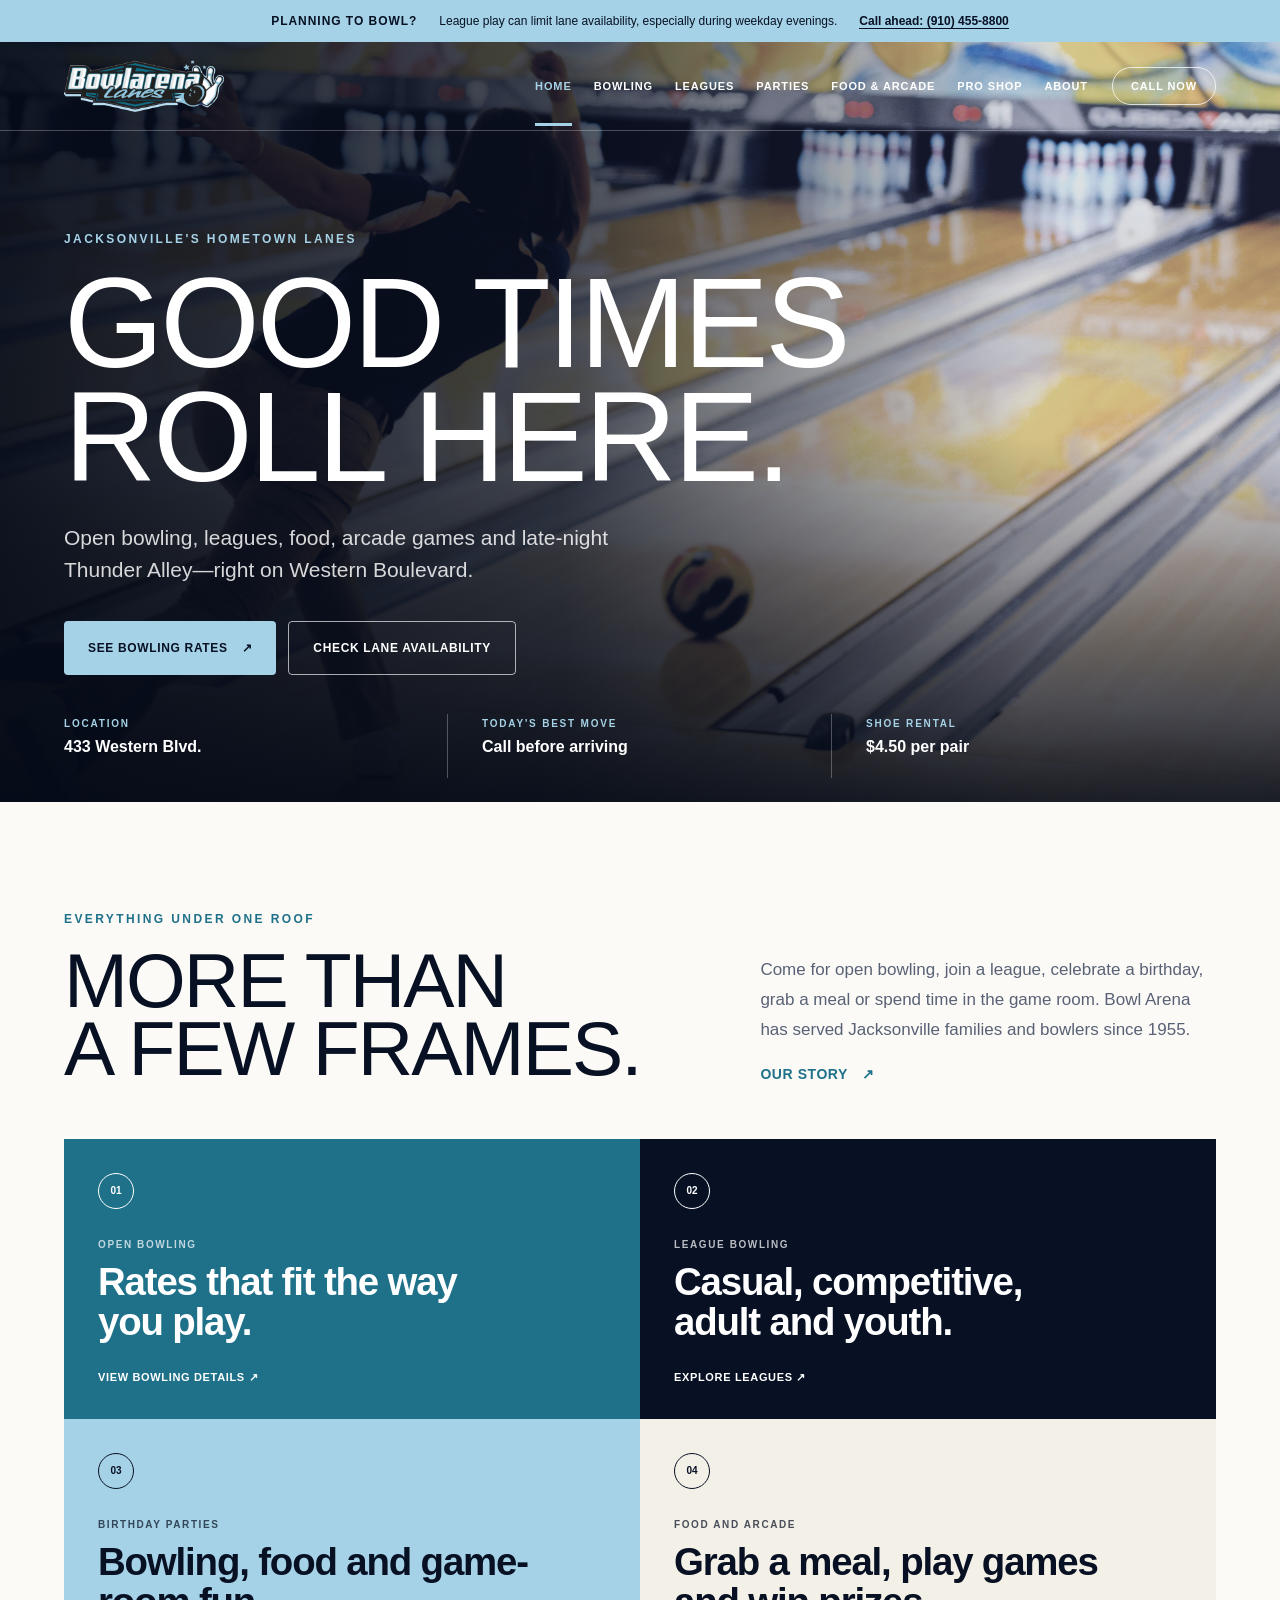
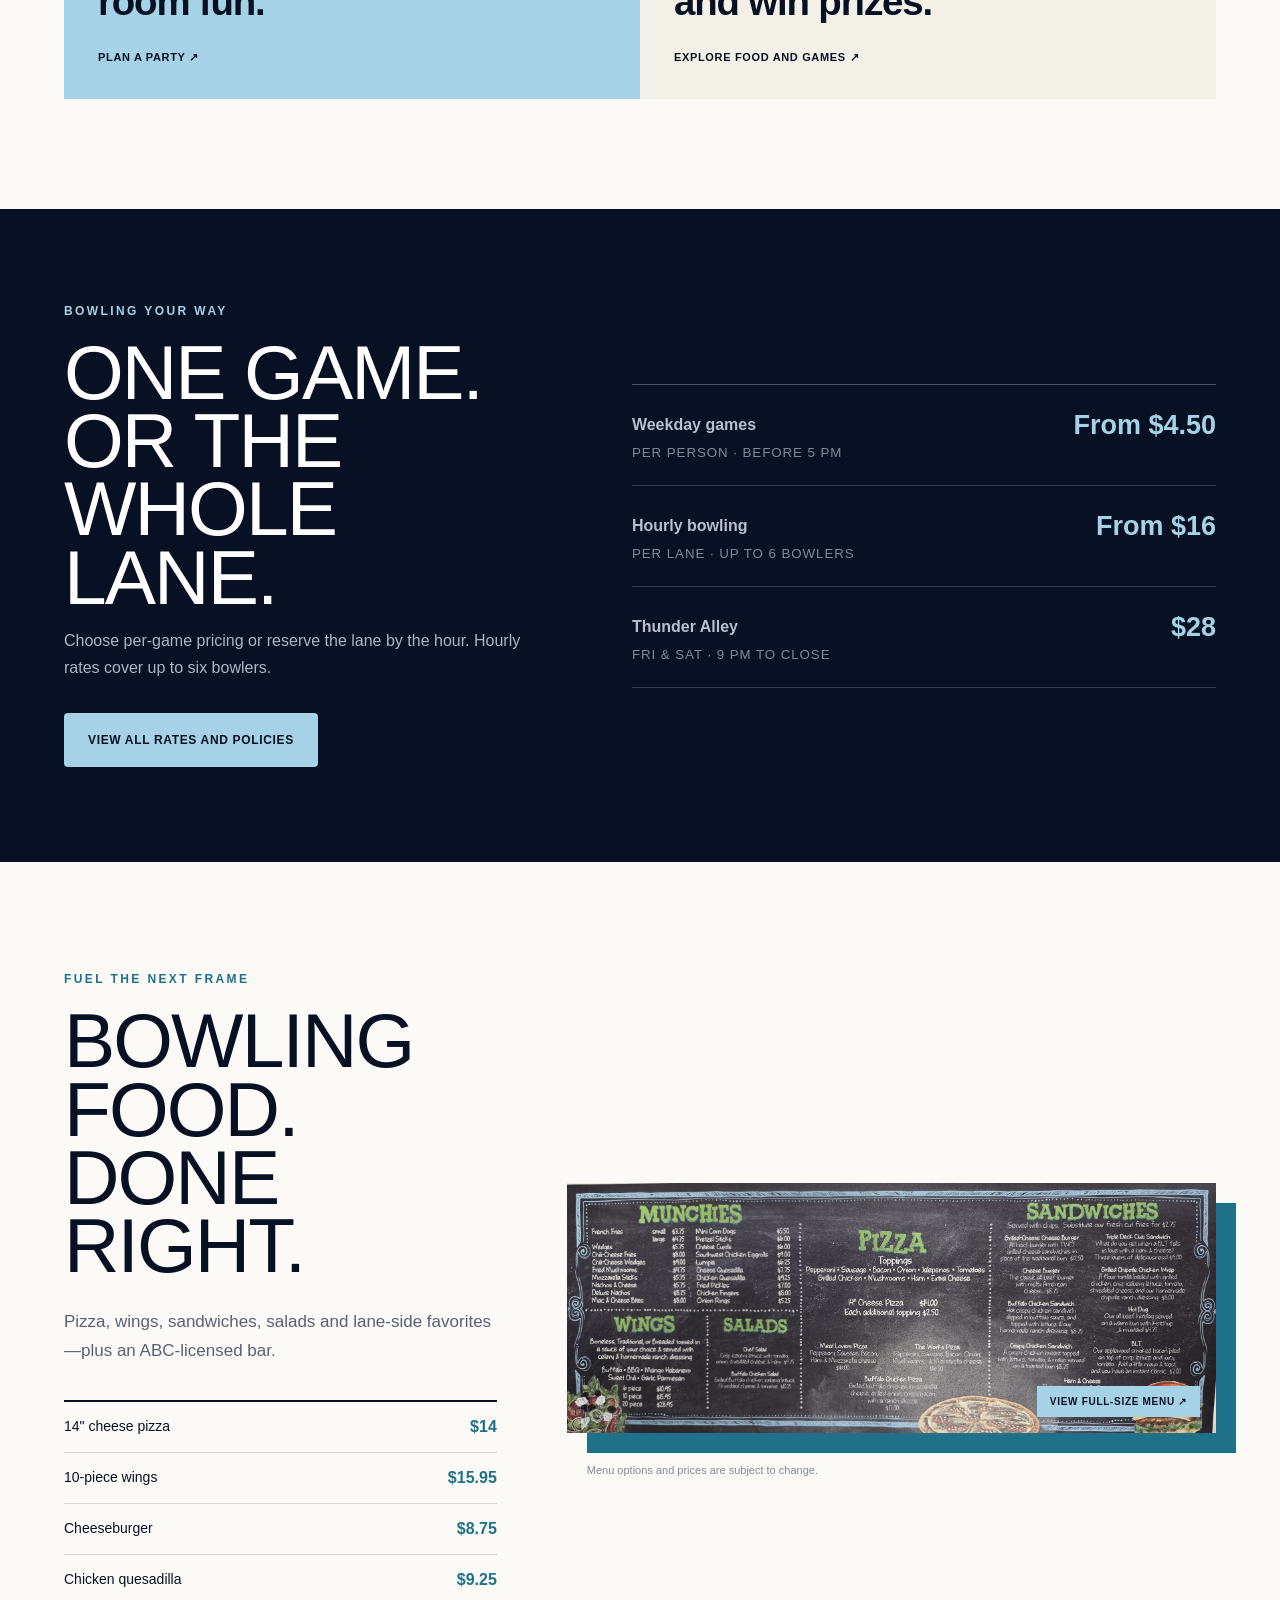
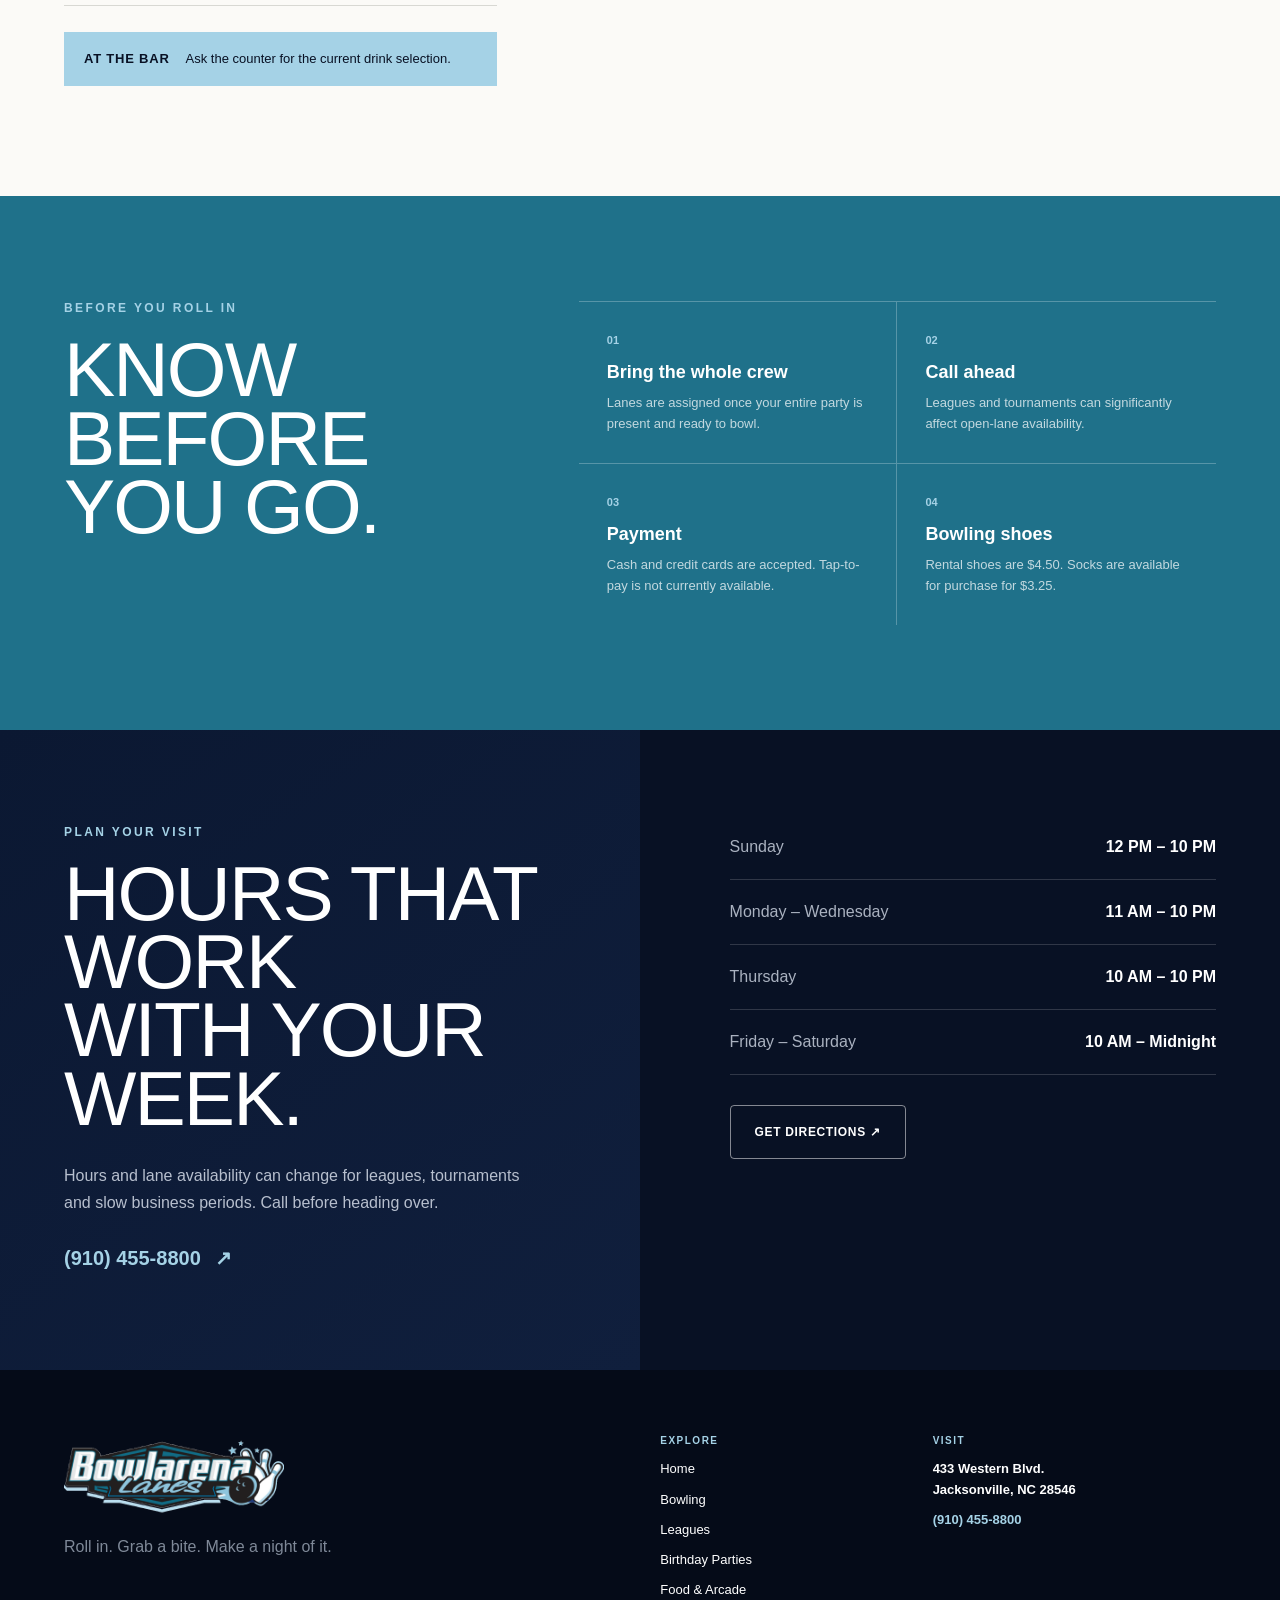
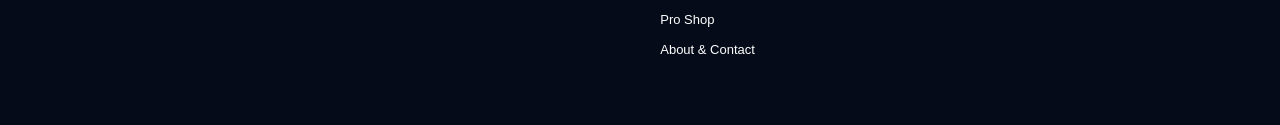
<file: index.html>
<!doctype html>
<html lang="en">
  <head>
    <meta charset="UTF-8" />
    <meta name="viewport" content="width=device-width, initial-scale=1" />
    <meta name="description" content="Open bowling, leagues, food, arcade games, parties and family fun at Bowl Arena of Jacksonville." />
    <meta property="og:title" content="Bowl Arena of Jacksonville" />
    <meta property="og:description" content="Good times roll here. Check bowling rates, hours, food and lane information." />
    <meta property="og:type" content="website" />
    <title>Bowl Arena of Jacksonville | Bowling, Food & Family Fun</title>
    <link rel="icon" href="assets/favicon.png" />
    <link rel="stylesheet" href="styles.css" />
  </head>
  <body>
    <div class="notice-bar">
      <strong>Planning to bowl?</strong>
      <span>League play can limit lane availability, especially during weekday evenings.</span>
      <a href="tel:+19104558800">Call ahead: (910) 455-8800</a>
    </div>

    <header class="site-header">
      <div class="header-inner">
        <a class="brand" href="index.html" aria-label="Bowl Arena of Jacksonville home"><img src="assets/bowl-arena-logo.png" alt="Bowl Arena of Jacksonville" /></a>
        <nav class="desktop-nav" aria-label="Primary navigation">
          <a aria-current="page" href="index.html">Home</a>
          <a href="bowling.html">Bowling</a>
          <a href="leagues.html">Leagues</a>
          <a href="parties.html">Parties</a>
          <a href="food-arcade.html">Food &amp; Arcade</a>
          <a href="pro-shop.html">Pro Shop</a>
          <a href="about.html">About</a>
        </nav>
        <a class="nav-call" href="tel:+19104558800">Call now</a>
        <details class="mobile-menu">
          <summary aria-label="Open navigation">☰ Menu</summary>
          <nav aria-label="Mobile navigation">
            <a aria-current="page" href="index.html">Home</a>
            <a href="bowling.html">Bowling</a>
            <a href="leagues.html">Leagues</a>
            <a href="parties.html">Birthday Parties</a>
            <a href="food-arcade.html">Food &amp; Arcade</a>
            <a href="pro-shop.html">Pro Shop</a>
            <a href="about.html">About &amp; Contact</a>
            <a class="mobile-menu-call" href="tel:+19104558800">Call (910) 455-8800</a>
          </nav>
        </details>
      </div>
    </header>

    <main>
      <section class="hero" id="top">
        <div class="hero-photo" aria-hidden="true"></div>
        <div class="hero-shade" aria-hidden="true"></div>
        <div class="hero-content wrap">
          <p class="eyebrow">Jacksonville's hometown lanes</p>
          <h1>Good times<br />roll here.</h1>
          <p class="hero-copy">Open bowling, leagues, food, arcade games and late-night Thunder Alley—right on Western Boulevard.</p>
          <div class="hero-actions">
            <a class="button button-primary" href="bowling.html">See bowling rates <span aria-hidden="true">↗</span></a>
            <a class="button button-ghost" href="tel:+19104558800">Check lane availability</a>
          </div>
        </div>
        <div class="quick-facts wrap" aria-label="Quick information">
          <div><span>Location</span><strong>433 Western Blvd.</strong></div>
          <div><span>Today's best move</span><strong>Call before arriving</strong></div>
          <div><span>Shoe rental</span><strong>$4.50 per pair</strong></div>
        </div>
      </section>

      <section class="section intro-section">
        <div class="wrap split-heading">
          <div>
            <p class="eyebrow dark">Everything under one roof</p>
            <h2>More than<br />a few frames.</h2>
          </div>
          <div class="intro-copy">
            <p>Come for open bowling, join a league, celebrate a birthday, grab a meal or spend time in the game room. Bowl Arena has served Jacksonville families and bowlers since 1955.</p>
            <a class="text-link dark-link" href="about.html">Our story <span>↗</span></a>
          </div>
        </div>

        <div class="wrap feature-grid">
  <a class="feature-card feature-blue" href="bowling.html">
    <span class="card-number">01</span>
    <div>
      <p>Open bowling</p>
      <h3>Rates that fit the way you play.</h3>
      <span class="card-link">View bowling details ↗</span>
    </div>
  </a>

  <a class="feature-card feature-dark" href="leagues.html">
    <span class="card-number">02</span>
    <div>
      <p>League bowling</p>
      <h3>Casual, competitive, adult and youth.</h3>
      <span class="card-link">Explore leagues ↗</span>
    </div>
  </a>

  <a class="feature-card feature-lime" href="parties.html">
    <span class="card-number">03</span>
    <div>
      <p>Birthday parties</p>
      <h3>Bowling, food and game-room fun.</h3>
      <span class="card-link">Plan a party ↗</span>
    </div>
  </a>

  <a class="feature-card feature-cream" href="food-arcade.html">
    <span class="card-number">04</span>
    <div>
      <p>Food and arcade</p>
      <h3>Grab a meal, play games and win prizes.</h3>
      <span class="card-link">Explore food and games ↗</span>
    </div>
  </a>
</div>
      </section>

      <section class="home-rates">
        <div class="wrap home-rate-grid">
          <div>
            <p class="eyebrow">Bowling your way</p>
            <h2>One game.<br />Or the whole lane.</h2>
            <p>Choose per-game pricing or reserve the lane by the hour. Hourly rates cover up to six bowlers.</p>
            <a class="button button-primary" href="bowling.html">View all rates and policies</a>
          </div>
          <div class="price-snapshot" aria-label="Starting prices">
            <div><span>Weekday games</span><strong>From $4.50</strong><small>per person · before 5 PM</small></div>
            <div><span>Hourly bowling</span><strong>From $16</strong><small>per lane · up to 6 bowlers</small></div>
            <div><span>Thunder Alley</span><strong>$28</strong><small>Fri &amp; Sat · 9 PM to close</small></div>
          </div>
        </div>
      </section>

      <section class="section menu-section" id="food">
        <div class="menu-copy">
          <p class="eyebrow dark">Fuel the next frame</p>
          <h2>Bowling food.<br />Done right.</h2>
          <p class="lead">Pizza, wings, sandwiches, salads and lane-side favorites—plus an ABC-licensed bar.</p>
          <div class="menu-highlights">
            <div><span>14&quot; cheese pizza</span><strong>$14</strong></div>
            <div><span>10-piece wings</span><strong>$15.95</strong></div>
            <div><span>Cheeseburger</span><strong>$8.75</strong></div>
            <div><span>Chicken quesadilla</span><strong>$9.25</strong></div>
          </div>
          <p class="bar-note"><strong>At the bar</strong><span>Ask the counter for the current drink selection.</span></p>
        </div>
        <div class="menu-board">
          <a href="assets/snack-bar-menu-original.jpg" target="_blank" rel="noreferrer" aria-label="Open full-size snack bar menu">
            <img src="assets/snack-bar-menu-original.jpg" alt="Bowl Arena snack bar menu" />
            <span>View full-size menu ↗</span>
          </a>
          <p>Menu options and prices are subject to change.</p>
        </div>
      </section>

      <section class="visit-section">
        <div class="wrap visit-grid">
          <div class="visit-heading">
            <p class="eyebrow">Before you roll in</p>
            <h2>Know before<br />you go.</h2>
          </div>
          <div class="policy-grid">
            <div><span>01</span><h3>Bring the whole crew</h3><p>Lanes are assigned once your entire party is present and ready to bowl.</p></div>
            <div><span>02</span><h3>Call ahead</h3><p>Leagues and tournaments can significantly affect open-lane availability.</p></div>
            <div><span>03</span><h3>Payment</h3><p>Cash and credit cards are accepted. Tap-to-pay is not currently available.</p></div>
            <div><span>04</span><h3>Bowling shoes</h3><p>Rental shoes are $4.50. Socks are available for purchase for $3.25.</p></div>
          </div>
        </div>
      </section>

      <section class="hours-section">
        <div class="hours-intro">
          <p class="eyebrow">Plan your visit</p>
          <h2>Hours that work<br />with your week.</h2>
          <p>Hours and lane availability can change for leagues, tournaments and slow business periods. Call before heading over.</p>
          <a class="text-link" href="tel:+19104558800">(910) 455-8800 <span>↗</span></a>
        </div>
        <div class="hours-list">
          <div class="hours-row"><span>Sunday</span><strong>12 PM – 10 PM</strong></div>
          <div class="hours-row"><span>Monday – Wednesday</span><strong>11 AM – 10 PM</strong></div>
          <div class="hours-row"><span>Thursday</span><strong>10 AM – 10 PM</strong></div>
          <div class="hours-row"><span>Friday – Saturday</span><strong>10 AM – Midnight</strong></div>
          <a class="button button-outline-light" href="https://www.google.com/maps/search/?api=1&amp;query=433+Western+Blvd+Jacksonville+NC+28546" target="_blank" rel="noreferrer">Get directions ↗</a>
        </div>
      </section>
    </main>

    <footer class="site-footer">
      <div class="footer-brand"><img src="assets/bowl-arena-logo.png" alt="Bowl Arena of Jacksonville" /><p>Roll in. Grab a bite. Make a night of it.</p></div>
      <div class="footer-nav">
        <span>Explore</span>
        <a href="index.html">Home</a>
        <a href="bowling.html">Bowling</a>
        <a href="leagues.html">Leagues</a>
        <a href="parties.html">Birthday Parties</a>
        <a href="food-arcade.html">Food &amp; Arcade</a>
        <a href="pro-shop.html">Pro Shop</a>
        <a href="about.html">About &amp; Contact</a>
      </div>
      <div class="footer-contact"><span>Visit</span><strong>433 Western Blvd.<br />Jacksonville, NC 28546</strong><a href="tel:+19104558800">(910) 455-8800</a></div>
    </footer>
  </body>
</html>
</file>
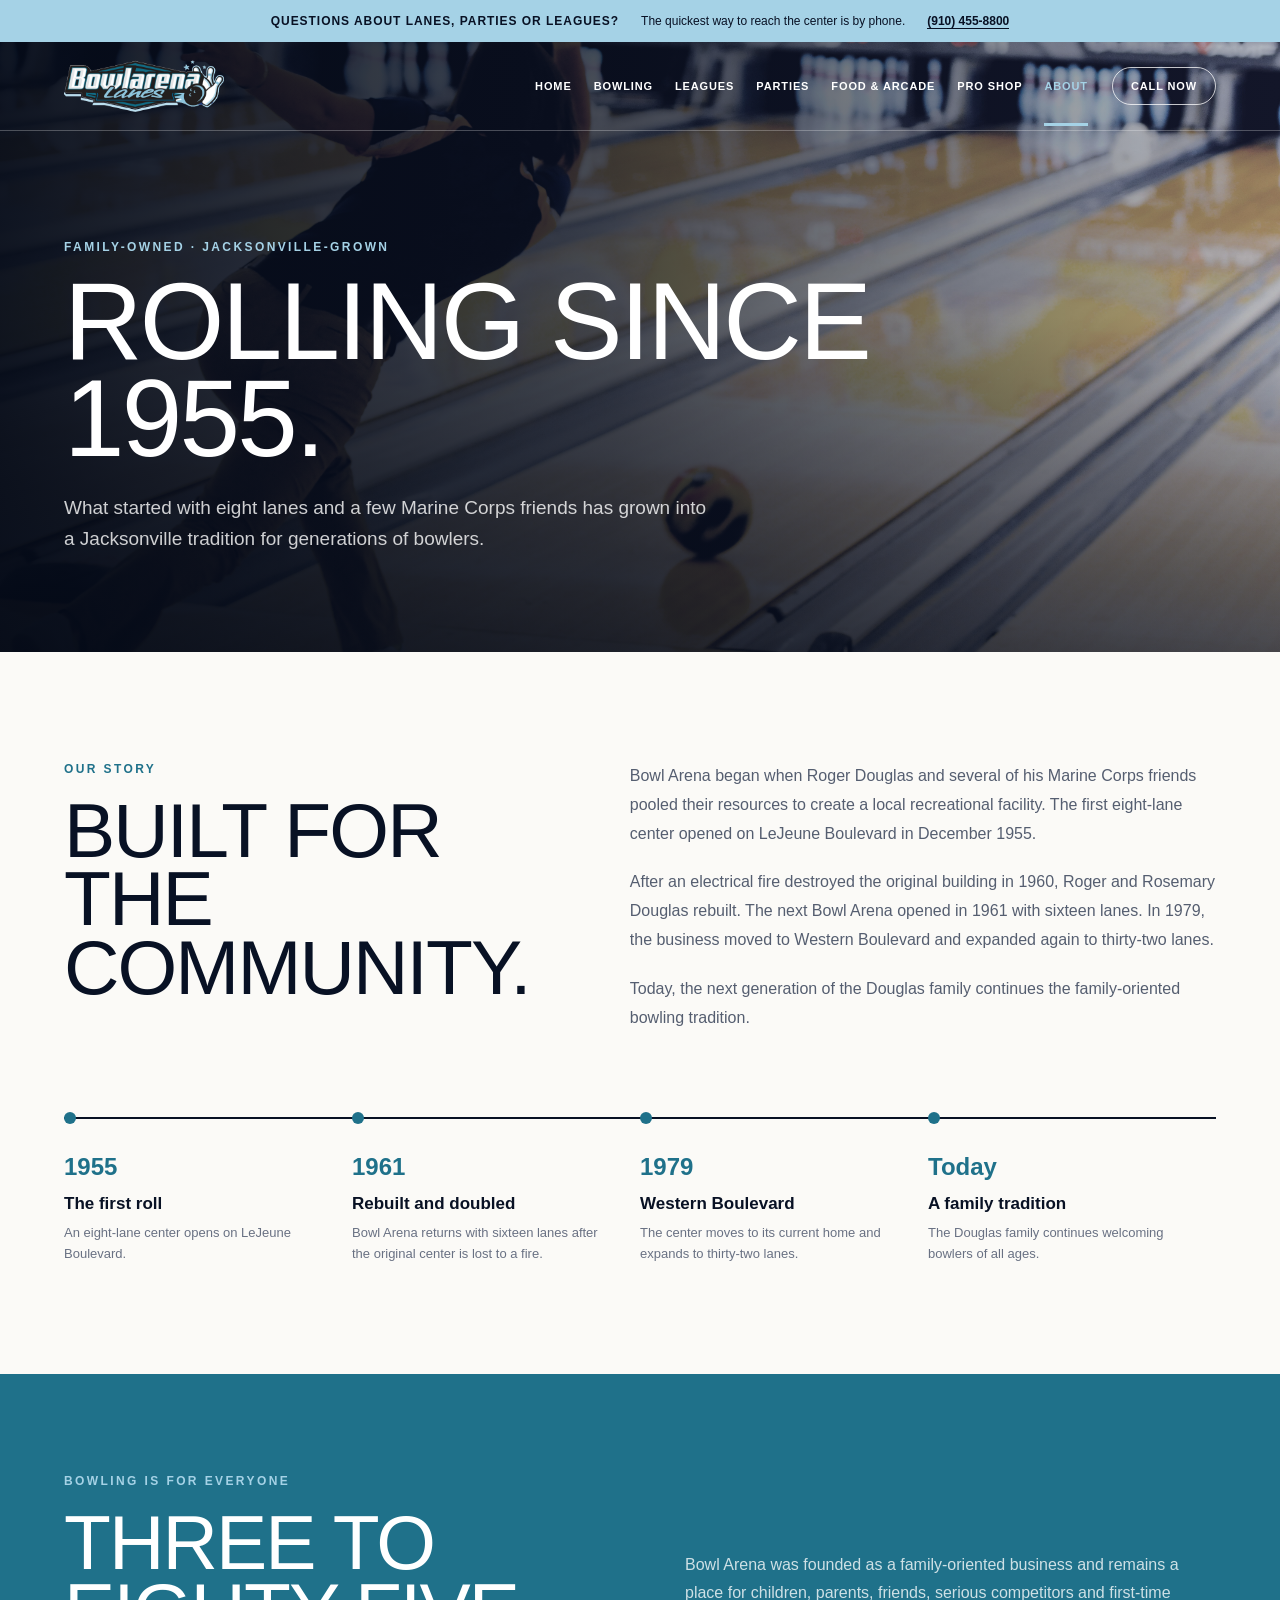
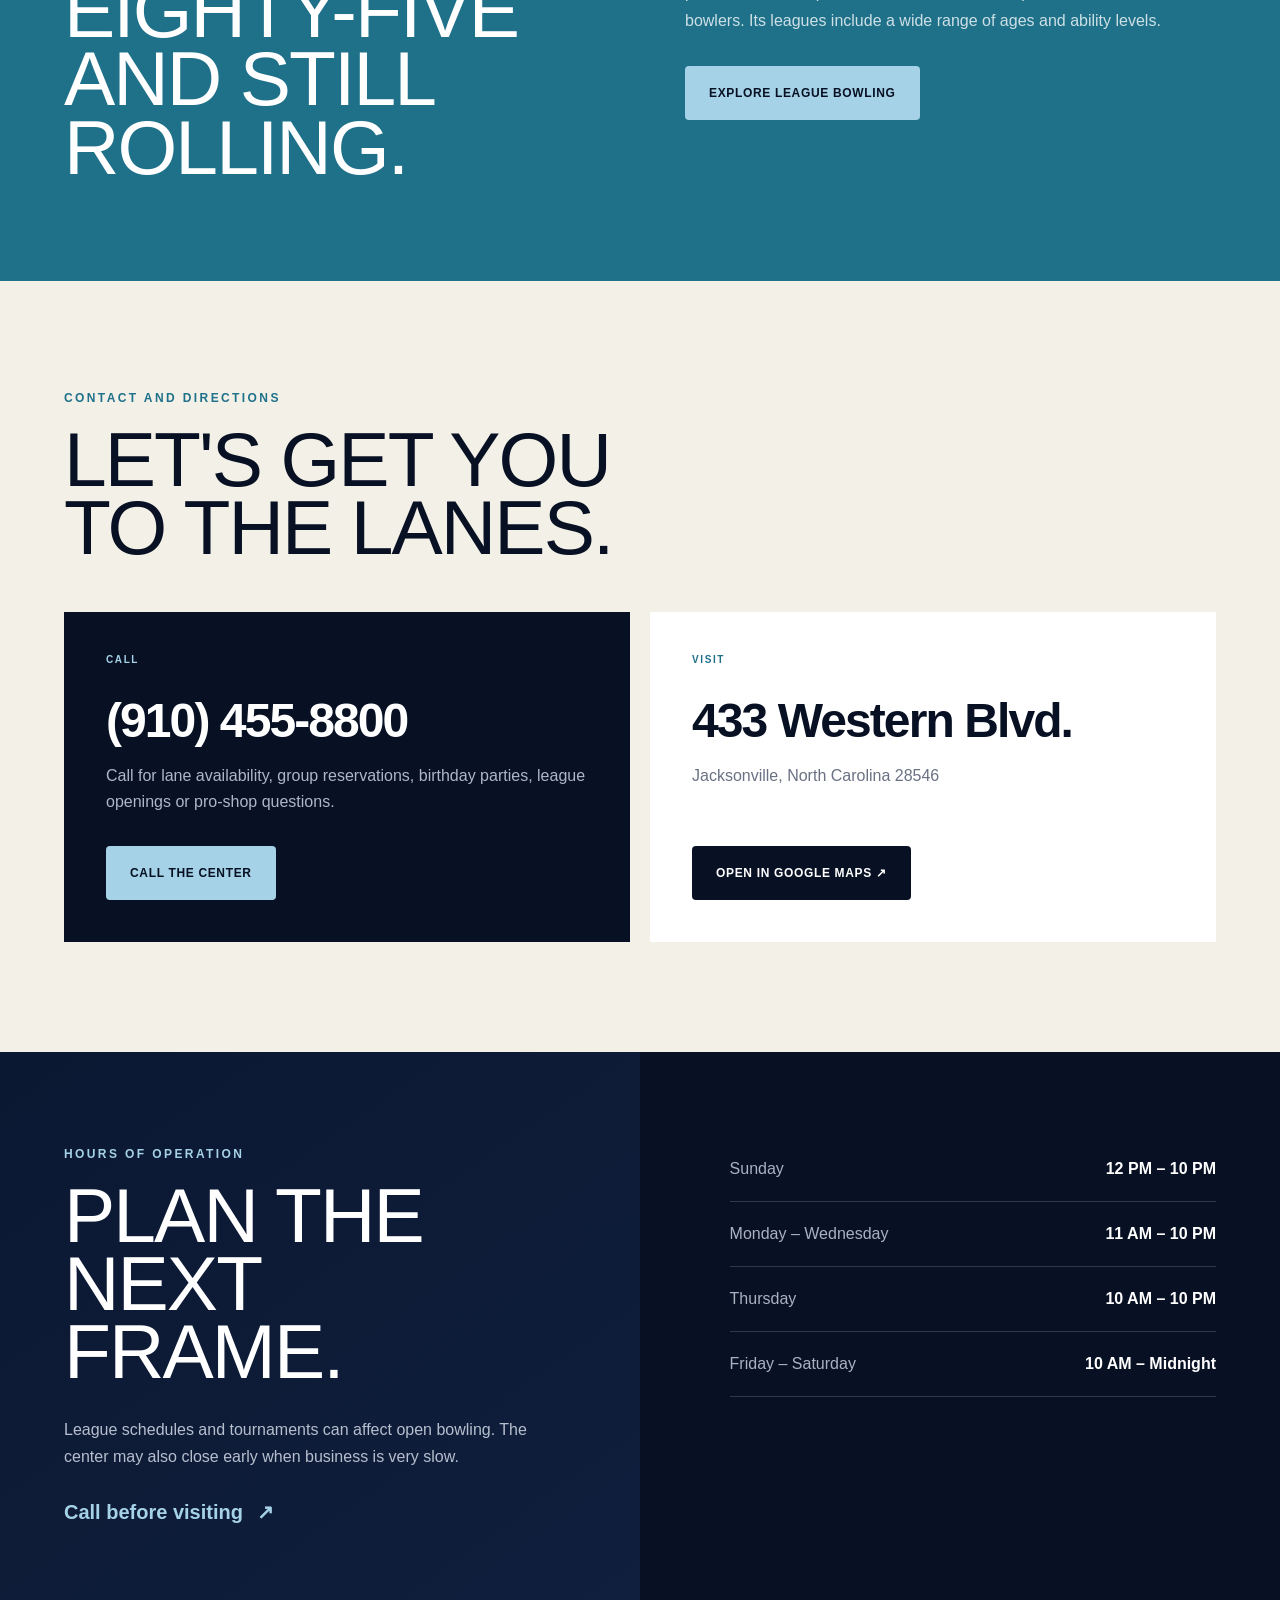
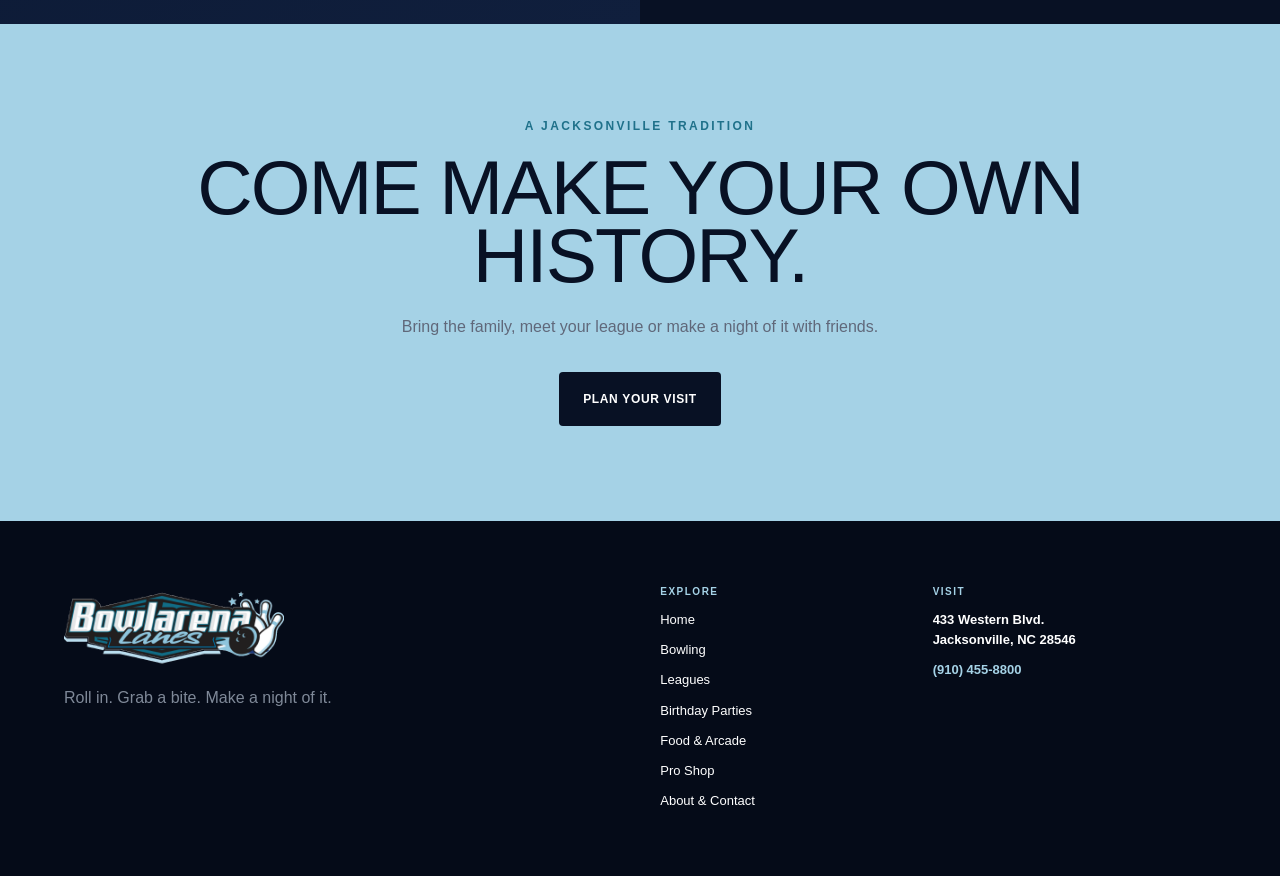
<file: about.html>
<!doctype html>
<html lang="en">
  <head>
    <meta charset="UTF-8" />
    <meta name="viewport" content="width=device-width, initial-scale=1" />
    <meta name="description" content="Learn the story of Bowl Arena of Jacksonville and find hours, phone number, address and directions." />
    <title>About & Contact | Bowl Arena of Jacksonville</title>
    <link rel="icon" href="assets/favicon.png" />
    <link rel="stylesheet" href="styles.css" />
  </head>
  <body>
    <div class="notice-bar">
      <strong>Questions about lanes, parties or leagues?</strong>
      <span>The quickest way to reach the center is by phone.</span>
      <a href="tel:+19104558800">(910) 455-8800</a>
    </div>

    <header class="site-header interior-header">
      <div class="header-inner">
        <a class="brand" href="index.html" aria-label="Bowl Arena of Jacksonville home"><img src="assets/bowl-arena-logo.png" alt="Bowl Arena of Jacksonville" /></a>
        <nav class="desktop-nav" aria-label="Primary navigation">
          <a href="index.html">Home</a>
          <a href="bowling.html">Bowling</a>
          <a href="leagues.html">Leagues</a>
          <a href="parties.html">Parties</a>
          <a href="food-arcade.html">Food &amp; Arcade</a>
          <a href="pro-shop.html">Pro Shop</a>
          <a aria-current="page" href="about.html">About</a>
        </nav>
        <a class="nav-call" href="tel:+19104558800">Call now</a>
        <details class="mobile-menu">
          <summary aria-label="Open navigation">☰ Menu</summary>
          <nav aria-label="Mobile navigation">
            <a href="index.html">Home</a>
            <a href="bowling.html">Bowling</a>
            <a href="leagues.html">Leagues</a>
            <a href="parties.html">Birthday Parties</a>
            <a href="food-arcade.html">Food &amp; Arcade</a>
            <a href="pro-shop.html">Pro Shop</a>
            <a aria-current="page" href="about.html">About &amp; Contact</a>
            <a class="mobile-menu-call" href="tel:+19104558800">Call (910) 455-8800</a>
          </nav>
        </details>
      </div>
    </header>

    <main>
      <section class="page-hero about-hero">
        <div class="page-hero-shade" aria-hidden="true"></div>
        <div class="wrap page-hero-content">
          <p class="eyebrow">Family-owned · Jacksonville-grown</p>
          <h1>Rolling since<br />1955.</h1>
          <p>What started with eight lanes and a few Marine Corps friends has grown into a Jacksonville tradition for generations of bowlers.</p>
        </div>
      </section>

      <section class="section story-section">
        <div class="wrap story-intro">
          <div><p class="eyebrow dark">Our story</p><h2>Built for<br />the community.</h2></div>
          <div><p>Bowl Arena began when Roger Douglas and several of his Marine Corps friends pooled their resources to create a local recreational facility. The first eight-lane center opened on LeJeune Boulevard in December 1955.</p><p>After an electrical fire destroyed the original building in 1960, Roger and Rosemary Douglas rebuilt. The next Bowl Arena opened in 1961 with sixteen lanes. In 1979, the business moved to Western Boulevard and expanded again to thirty-two lanes.</p><p>Today, the next generation of the Douglas family continues the family-oriented bowling tradition.</p></div>
        </div>

        <div class="wrap timeline" aria-label="Bowl Arena history">
          <div><span>1955</span><h3>The first roll</h3><p>An eight-lane center opens on LeJeune Boulevard.</p></div>
          <div><span>1961</span><h3>Rebuilt and doubled</h3><p>Bowl Arena returns with sixteen lanes after the original center is lost to a fire.</p></div>
          <div><span>1979</span><h3>Western Boulevard</h3><p>The center moves to its current home and expands to thirty-two lanes.</p></div>
          <div><span>Today</span><h3>A family tradition</h3><p>The Douglas family continues welcoming bowlers of all ages.</p></div>
        </div>
      </section>

      <section class="community-section">
        <div class="wrap community-grid">
          <div><p class="eyebrow">Bowling is for everyone</p><h2>Three to eighty-five<br />and still rolling.</h2></div>
          <div><p>Bowl Arena was founded as a family-oriented business and remains a place for children, parents, friends, serious competitors and first-time bowlers. Its leagues include a wide range of ages and ability levels.</p><a class="button button-primary" href="leagues.html">Explore league bowling</a></div>
        </div>
      </section>

      <section class="section contact-section" id="contact">
        <div class="wrap contact-heading"><p class="eyebrow dark">Contact and directions</p><h2>Let's get you<br />to the lanes.</h2></div>
        <div class="wrap contact-grid">
          <article class="contact-card contact-card-dark">
            <span>Call</span>
            <h3>(910) 455-8800</h3>
            <p>Call for lane availability, group reservations, birthday parties, league openings or pro-shop questions.</p>
            <a class="button button-primary" href="tel:+19104558800">Call the center</a>
          </article>
          <article class="contact-card">
            <span>Visit</span>
            <h3>433 Western Blvd.</h3>
            <p>Jacksonville, North Carolina 28546</p>
            <a class="button button-dark" href="https://www.google.com/maps/search/?api=1&amp;query=433+Western+Blvd+Jacksonville+NC+28546" target="_blank" rel="noreferrer">Open in Google Maps ↗</a>
          </article>
        </div>
      </section>

      <section class="hours-section about-hours">
        <div class="hours-intro">
          <p class="eyebrow">Hours of operation</p>
          <h2>Plan the<br />next frame.</h2>
          <p>League schedules and tournaments can affect open bowling. The center may also close early when business is very slow.</p>
          <a class="text-link" href="tel:+19104558800">Call before visiting <span>↗</span></a>
        </div>
        <div class="hours-list">
          <div class="hours-row"><span>Sunday</span><strong>12 PM – 10 PM</strong></div>
          <div class="hours-row"><span>Monday – Wednesday</span><strong>11 AM – 10 PM</strong></div>
          <div class="hours-row"><span>Thursday</span><strong>10 AM – 10 PM</strong></div>
          <div class="hours-row"><span>Friday – Saturday</span><strong>10 AM – Midnight</strong></div>
        </div>
      </section>

      <section class="closing-cta lime-cta">
        <div class="wrap"><p class="eyebrow dark">A Jacksonville tradition</p><h2>Come make your own history.</h2><p>Bring the family, meet your league or make a night of it with friends.</p><a class="button button-dark" href="bowling.html">Plan your visit</a></div>
      </section>
    </main>

    <footer class="site-footer">
      <div class="footer-brand"><img src="assets/bowl-arena-logo.png" alt="Bowl Arena of Jacksonville" /><p>Roll in. Grab a bite. Make a night of it.</p></div>
      <div class="footer-nav">
        <span>Explore</span>
        <a href="index.html">Home</a>
        <a href="bowling.html">Bowling</a>
        <a href="leagues.html">Leagues</a>
        <a href="parties.html">Birthday Parties</a>
        <a href="food-arcade.html">Food &amp; Arcade</a>
        <a href="pro-shop.html">Pro Shop</a>
        <a href="about.html">About &amp; Contact</a>
      </div>
      <div class="footer-contact"><span>Visit</span><strong>433 Western Blvd.<br />Jacksonville, NC 28546</strong><a href="tel:+19104558800">(910) 455-8800</a></div>
    </footer>
  </body>
</html>
</file>
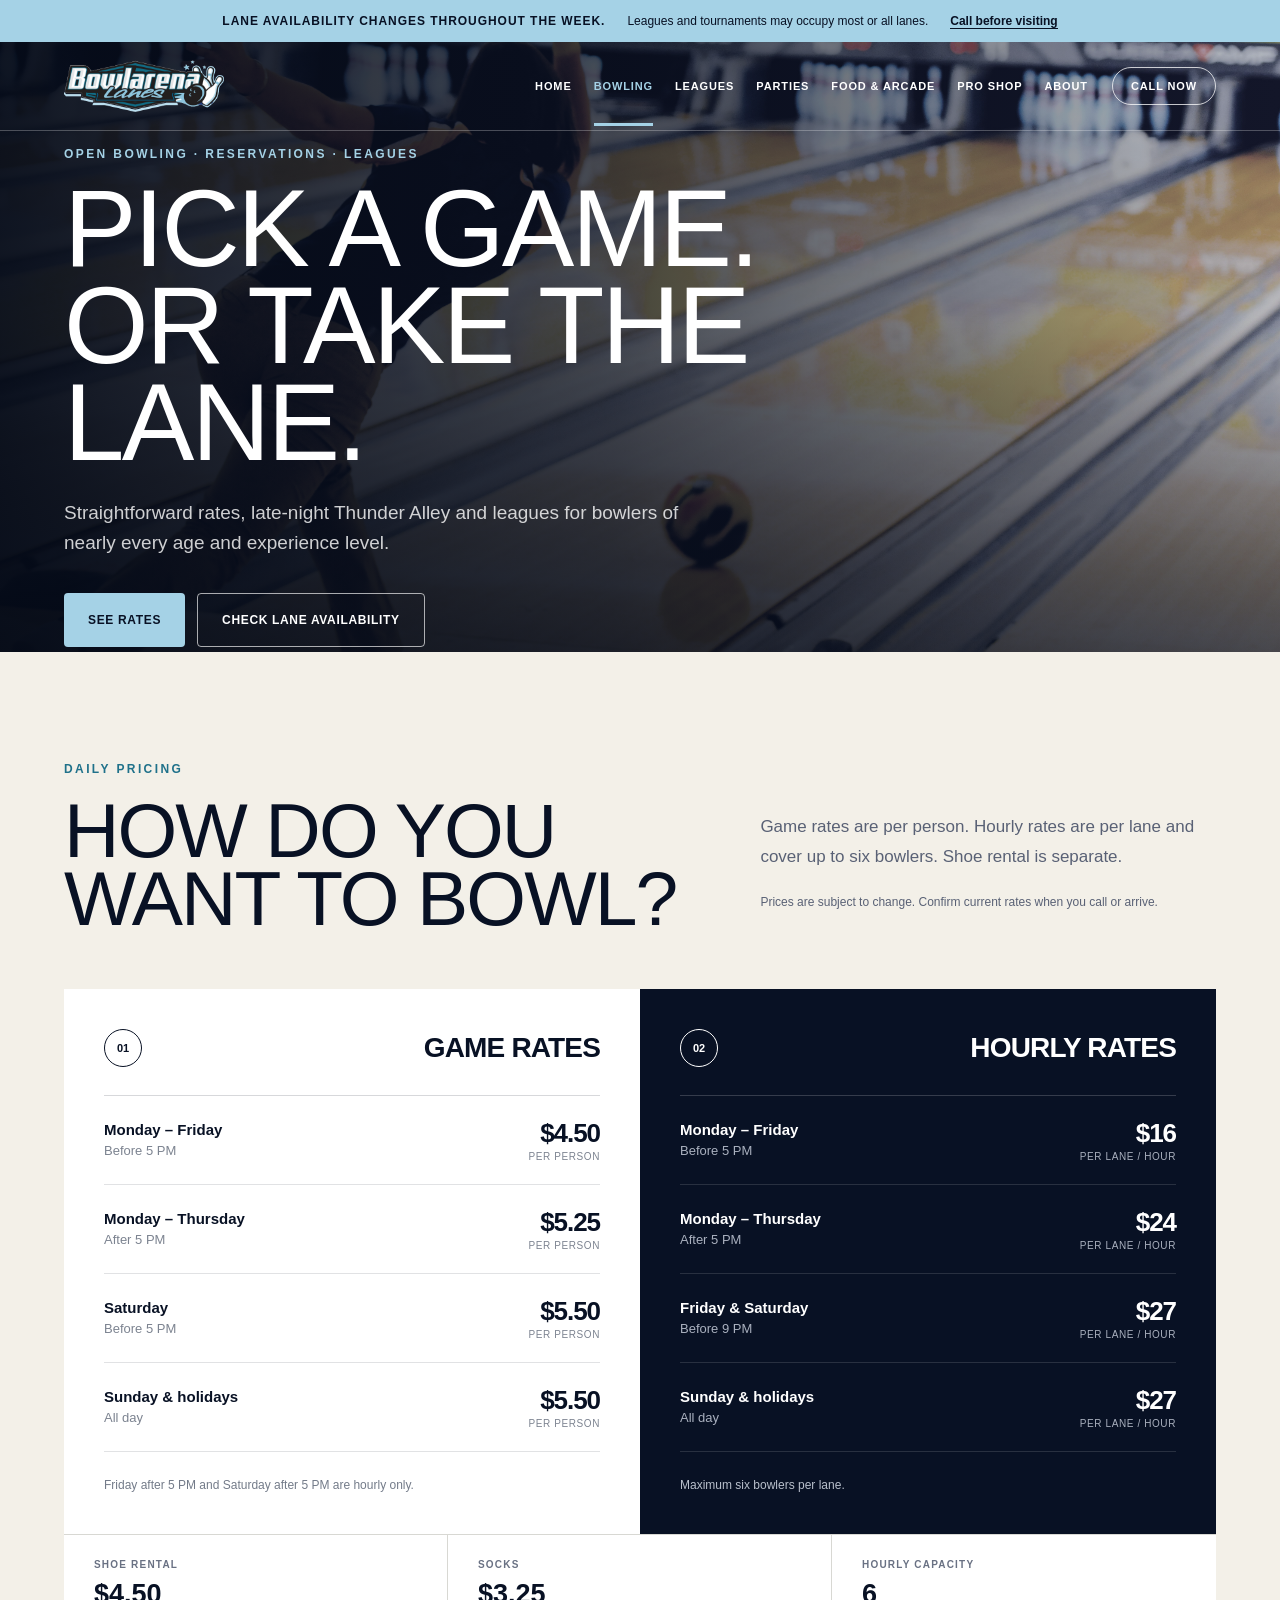
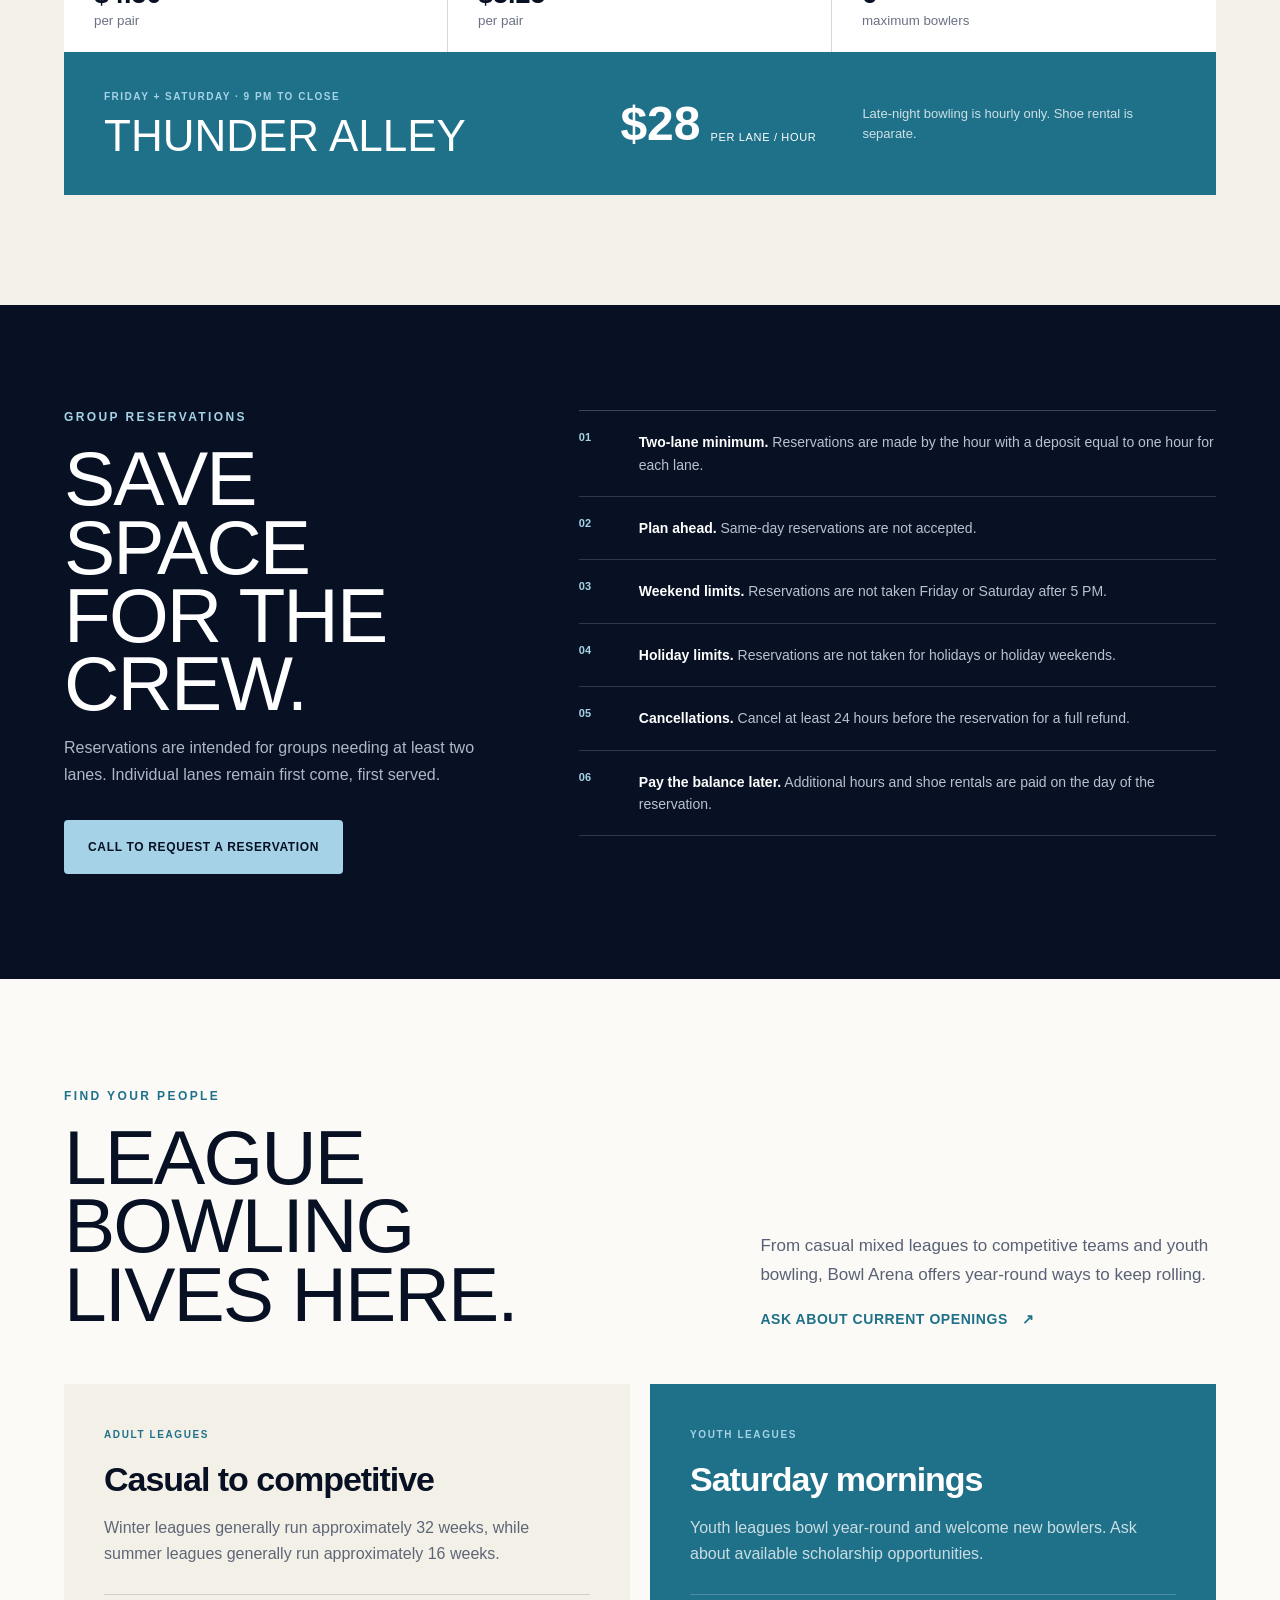
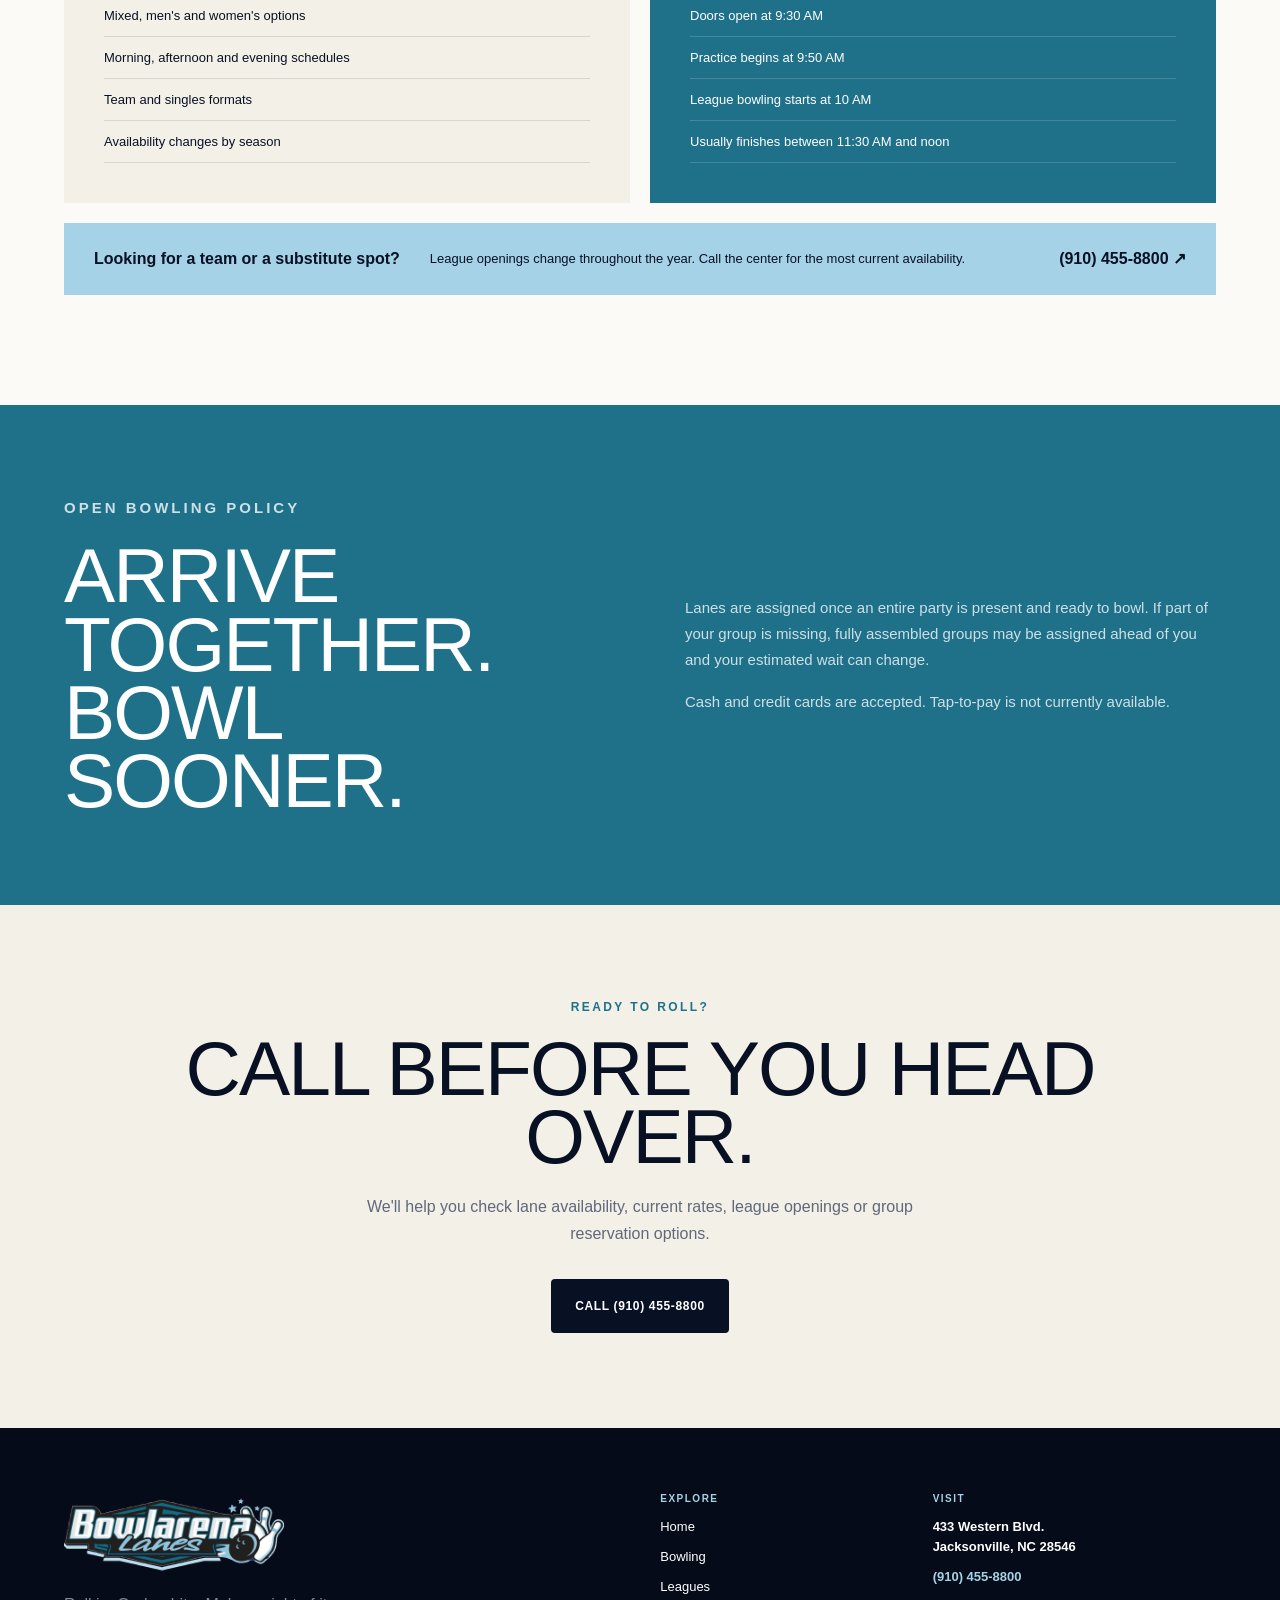
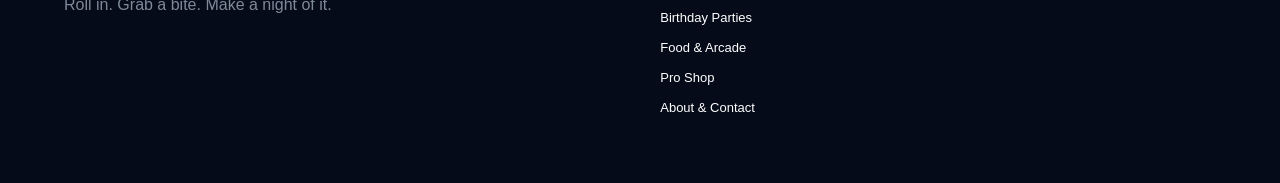
<file: bowling.html>
<!doctype html>
<html lang="en">
  <head>
    <meta charset="UTF-8" />
    <meta name="viewport" content="width=device-width, initial-scale=1" />
    <meta name="description" content="View open-bowling prices, hourly lane rates, Thunder Alley, reservation policies and league information at Bowl Arena of Jacksonville." />
    <title>Bowling Rates, Reservations & Leagues | Bowl Arena of Jacksonville</title>
    <link rel="icon" href="assets/favicon.png" />
    <link rel="stylesheet" href="styles.css" />
  </head>
  <body>
    <div class="notice-bar">
      <strong>Lane availability changes throughout the week.</strong>
      <span>Leagues and tournaments may occupy most or all lanes.</span>
      <a href="tel:+19104558800">Call before visiting</a>
    </div>

    <header class="site-header interior-header">
      <div class="header-inner">
        <a class="brand" href="index.html" aria-label="Bowl Arena of Jacksonville home"><img src="assets/bowl-arena-logo.png" alt="Bowl Arena of Jacksonville" /></a>
        <nav class="desktop-nav" aria-label="Primary navigation">
          <a href="index.html">Home</a>
          <a aria-current="page" href="bowling.html">Bowling</a>
          <a href="leagues.html">Leagues</a>
          <a href="parties.html">Parties</a>
          <a href="food-arcade.html">Food &amp; Arcade</a>
          <a href="pro-shop.html">Pro Shop</a>
          <a href="about.html">About</a>
        </nav>
        <a class="nav-call" href="tel:+19104558800">Call now</a>
        <details class="mobile-menu">
          <summary aria-label="Open navigation">☰ Menu</summary>
          <nav aria-label="Mobile navigation">
            <a href="index.html">Home</a>
            <a aria-current="page" href="bowling.html">Bowling</a>
            <a href="leagues.html">Leagues</a>
            <a href="parties.html">Birthday Parties</a>
            <a href="food-arcade.html">Food &amp; Arcade</a>
            <a href="pro-shop.html">Pro Shop</a>
            <a href="about.html">About &amp; Contact</a>
            <a class="mobile-menu-call" href="tel:+19104558800">Call (910) 455-8800</a>
          </nav>
        </details>
      </div>
    </header>

    <main>
      <section class="page-hero bowling-hero">
        <div class="page-hero-shade" aria-hidden="true"></div>
        <div class="wrap page-hero-content">
          <p class="eyebrow">Open bowling · reservations · leagues</p>
          <h1>Pick a game.<br />Or take the lane.</h1>
          <p>Straightforward rates, late-night Thunder Alley and leagues for bowlers of nearly every age and experience level.</p>
          <div class="hero-actions">
            <a class="button button-primary" href="#rates">See rates</a>
            <a class="button button-ghost" href="tel:+19104558800">Check lane availability</a>
          </div>
        </div>
      </section>

      <section class="section rates-section" id="rates">
        <div class="wrap split-heading">
          <div><p class="eyebrow dark">Daily pricing</p><h2>How do you<br />want to bowl?</h2></div>
          <div class="intro-copy"><p>Game rates are per person. Hourly rates are per lane and cover up to six bowlers. Shoe rental is separate.</p><p class="small-note">Prices are subject to change. Confirm current rates when you call or arrive.</p></div>
        </div>

        <div class="wrap rate-grid">
          <article class="rate-card rate-card-light">
            <div class="rate-title"><span>01</span><h3>Game rates</h3></div>
            <div class="rate-list">
              <div class="rate-row"><div><strong>Monday – Friday</strong><span>Before 5 PM</span></div><div><b>$4.50</b><small>per person</small></div></div>
              <div class="rate-row"><div><strong>Monday – Thursday</strong><span>After 5 PM</span></div><div><b>$5.25</b><small>per person</small></div></div>
              <div class="rate-row"><div><strong>Saturday</strong><span>Before 5 PM</span></div><div><b>$5.50</b><small>per person</small></div></div>
              <div class="rate-row"><div><strong>Sunday &amp; holidays</strong><span>All day</span></div><div><b>$5.50</b><small>per person</small></div></div>
            </div>
            <p class="rate-note">Friday after 5 PM and Saturday after 5 PM are hourly only.</p>
          </article>

          <article class="rate-card rate-card-dark">
            <div class="rate-title"><span>02</span><h3>Hourly rates</h3></div>
            <div class="rate-list">
              <div class="rate-row"><div><strong>Monday – Friday</strong><span>Before 5 PM</span></div><div><b>$16</b><small>per lane / hour</small></div></div>
              <div class="rate-row"><div><strong>Monday – Thursday</strong><span>After 5 PM</span></div><div><b>$24</b><small>per lane / hour</small></div></div>
              <div class="rate-row"><div><strong>Friday &amp; Saturday</strong><span>Before 9 PM</span></div><div><b>$27</b><small>per lane / hour</small></div></div>
              <div class="rate-row"><div><strong>Sunday &amp; holidays</strong><span>All day</span></div><div><b>$27</b><small>per lane / hour</small></div></div>
            </div>
            <p class="rate-note">Maximum six bowlers per lane.</p>
          </article>
        </div>

        <div class="wrap extras-strip">
          <div><span>Shoe rental</span><strong>$4.50</strong><small>per pair</small></div>
          <div><span>Socks</span><strong>$3.25</strong><small>per pair</small></div>
          <div><span>Hourly capacity</span><strong>6</strong><small>maximum bowlers</small></div>
        </div>

        <div class="wrap thunder-strip">
          <div><span class="thunder-kicker">Friday + Saturday · 9 PM to close</span><h3>Thunder Alley</h3></div>
          <div class="thunder-price"><strong>$28</strong><span>per lane / hour</span></div>
          <p>Late-night bowling is hourly only. Shoe rental is separate.</p>
        </div>
      </section>

      <section class="reservation-section" id="reservations">
        <div class="wrap reservation-grid">
          <div>
            <p class="eyebrow">Group reservations</p>
            <h2>Save space<br />for the crew.</h2>
            <p>Reservations are intended for groups needing at least two lanes. Individual lanes remain first come, first served.</p>
            <a class="button button-primary" href="tel:+19104558800">Call to request a reservation</a>
          </div>
          <div class="reservation-rules">
            <div><span>01</span><p><strong>Two-lane minimum.</strong> Reservations are made by the hour with a deposit equal to one hour for each lane.</p></div>
            <div><span>02</span><p><strong>Plan ahead.</strong> Same-day reservations are not accepted.</p></div>
            <div><span>03</span><p><strong>Weekend limits.</strong> Reservations are not taken Friday or Saturday after 5 PM.</p></div>
            <div><span>04</span><p><strong>Holiday limits.</strong> Reservations are not taken for holidays or holiday weekends.</p></div>
            <div><span>05</span><p><strong>Cancellations.</strong> Cancel at least 24 hours before the reservation for a full refund.</p></div>
            <div><span>06</span><p><strong>Pay the balance later.</strong> Additional hours and shoe rentals are paid on the day of the reservation.</p></div>
          </div>
        </div>
      </section>

      <section class="section league-section" id="leagues">
        <div class="wrap split-heading">
          <div><p class="eyebrow dark">Find your people</p><h2>League bowling<br />lives here.</h2></div>
          <div class="intro-copy"><p>From casual mixed leagues to competitive teams and youth bowling, Bowl Arena offers year-round ways to keep rolling.</p><a class="text-link dark-link" href="tel:+19104558800">Ask about current openings <span>↗</span></a></div>
        </div>

        <div class="wrap league-grid">
          <article class="league-card">
            <span class="league-label">Adult leagues</span>
            <h3>Casual to competitive</h3>
            <p>Winter leagues generally run approximately 32 weeks, while summer leagues generally run approximately 16 weeks.</p>
            <ul>
              <li>Mixed, men's and women's options</li>
              <li>Morning, afternoon and evening schedules</li>
              <li>Team and singles formats</li>
              <li>Availability changes by season</li>
            </ul>
          </article>
          <article class="league-card league-card-accent">
            <span class="league-label">Youth leagues</span>
            <h3>Saturday mornings</h3>
            <p>Youth leagues bowl year-round and welcome new bowlers. Ask about available scholarship opportunities.</p>
            <ul>
              <li>Doors open at 9:30 AM</li>
              <li>Practice begins at 9:50 AM</li>
              <li>League bowling starts at 10 AM</li>
              <li>Usually finishes between 11:30 AM and noon</li>
            </ul>
          </article>
        </div>
        <div class="wrap league-callout"><strong>Looking for a team or a substitute spot?</strong><p>League openings change throughout the year. Call the center for the most current availability.</p><a href="tel:+19104558800">(910) 455-8800 ↗</a></div>
      </section>

      <section class="arrival-section">
        <div class="wrap arrival-grid">
          <div><p class="eyebrow">Open bowling policy</p><h2>Arrive together.<br />Bowl sooner.</h2></div>
          <div><p>Lanes are assigned once an entire party is present and ready to bowl. If part of your group is missing, fully assembled groups may be assigned ahead of you and your estimated wait can change.</p><p>Cash and credit cards are accepted. Tap-to-pay is not currently available.</p></div>
        </div>
      </section>

      <section class="closing-cta">
        <div class="wrap"><p class="eyebrow dark">Ready to roll?</p><h2>Call before you head over.</h2><p>We'll help you check lane availability, current rates, league openings or group reservation options.</p><a class="button button-dark" href="tel:+19104558800">Call (910) 455-8800</a></div>
      </section>
    </main>

    <footer class="site-footer">
      <div class="footer-brand"><img src="assets/bowl-arena-logo.png" alt="Bowl Arena of Jacksonville" /><p>Roll in. Grab a bite. Make a night of it.</p></div>
      <div class="footer-nav">
        <span>Explore</span>
        <a href="index.html">Home</a>
        <a href="bowling.html">Bowling</a>
        <a href="leagues.html">Leagues</a>
        <a href="parties.html">Birthday Parties</a>
        <a href="food-arcade.html">Food &amp; Arcade</a>
        <a href="pro-shop.html">Pro Shop</a>
        <a href="about.html">About &amp; Contact</a>
      </div>
      <div class="footer-contact"><span>Visit</span><strong>433 Western Blvd.<br />Jacksonville, NC 28546</strong><a href="tel:+19104558800">(910) 455-8800</a></div>
    </footer>
  </body>
</html>
</file>
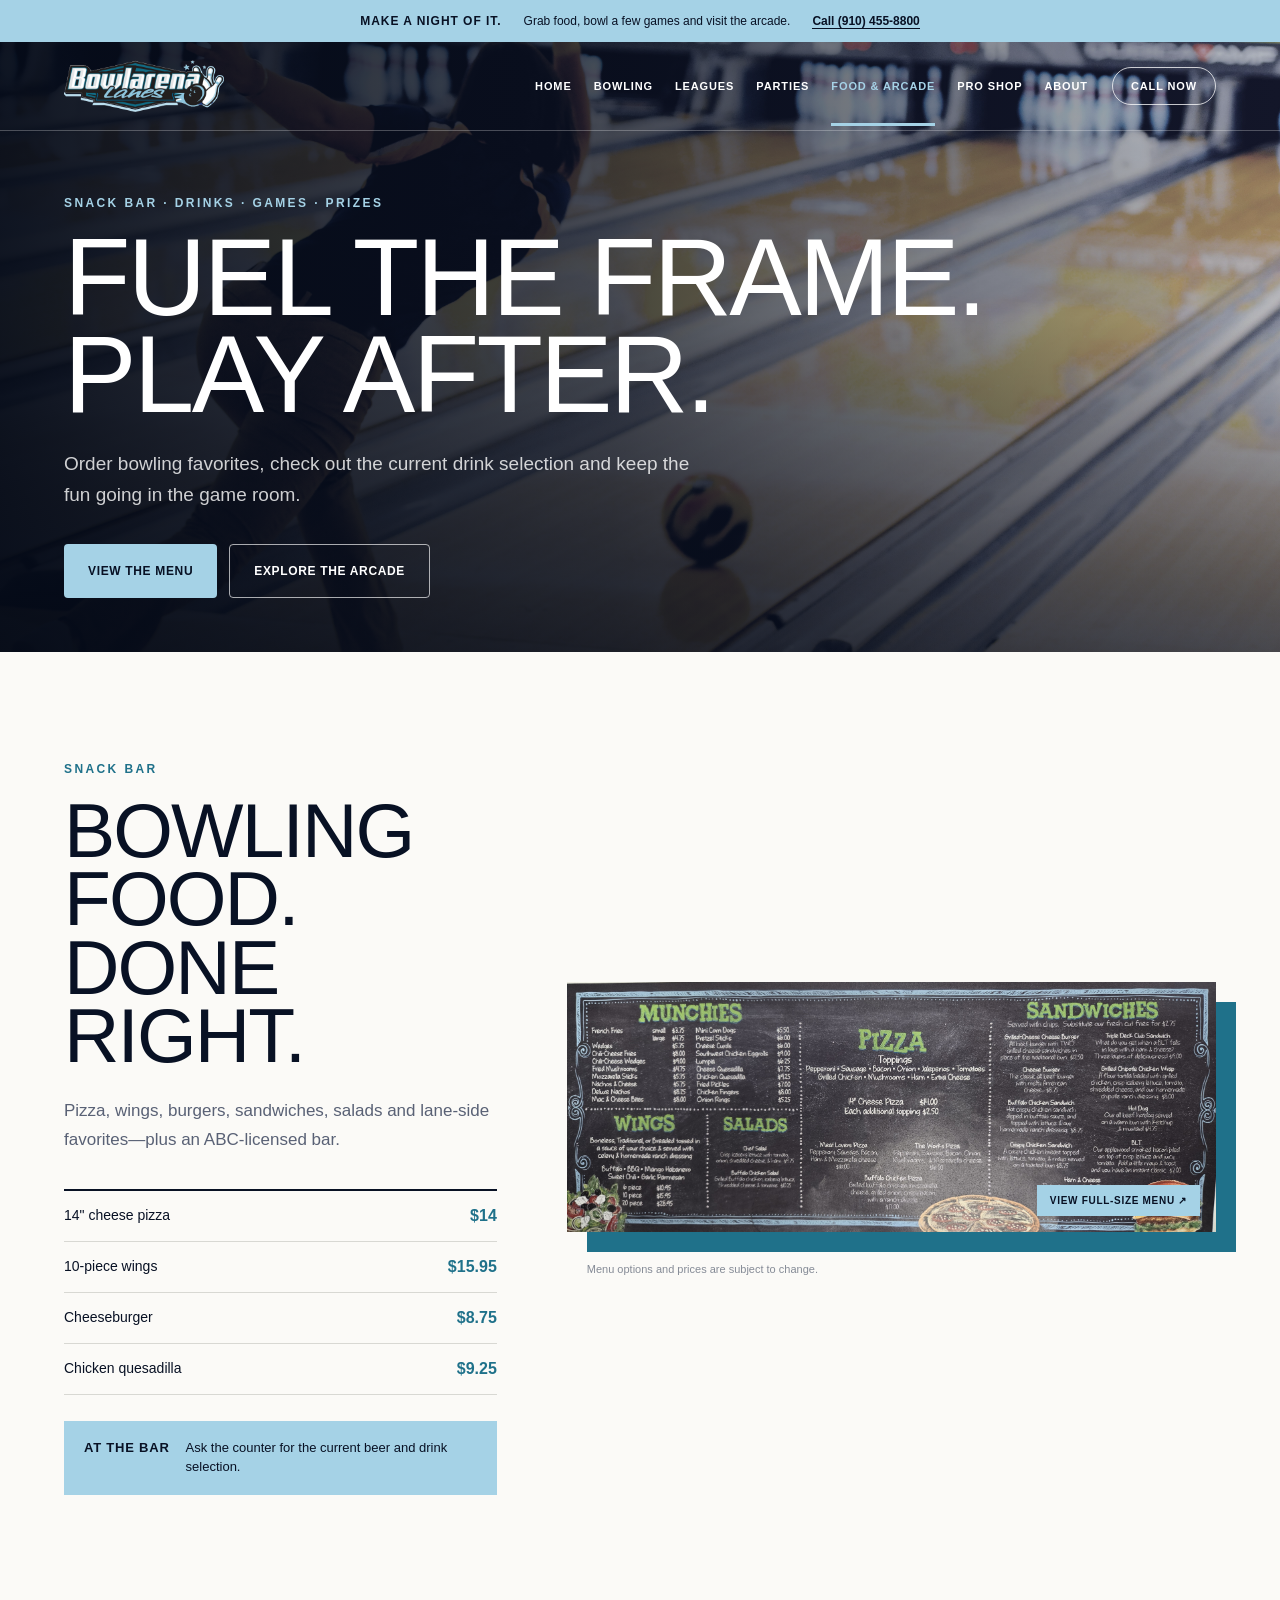
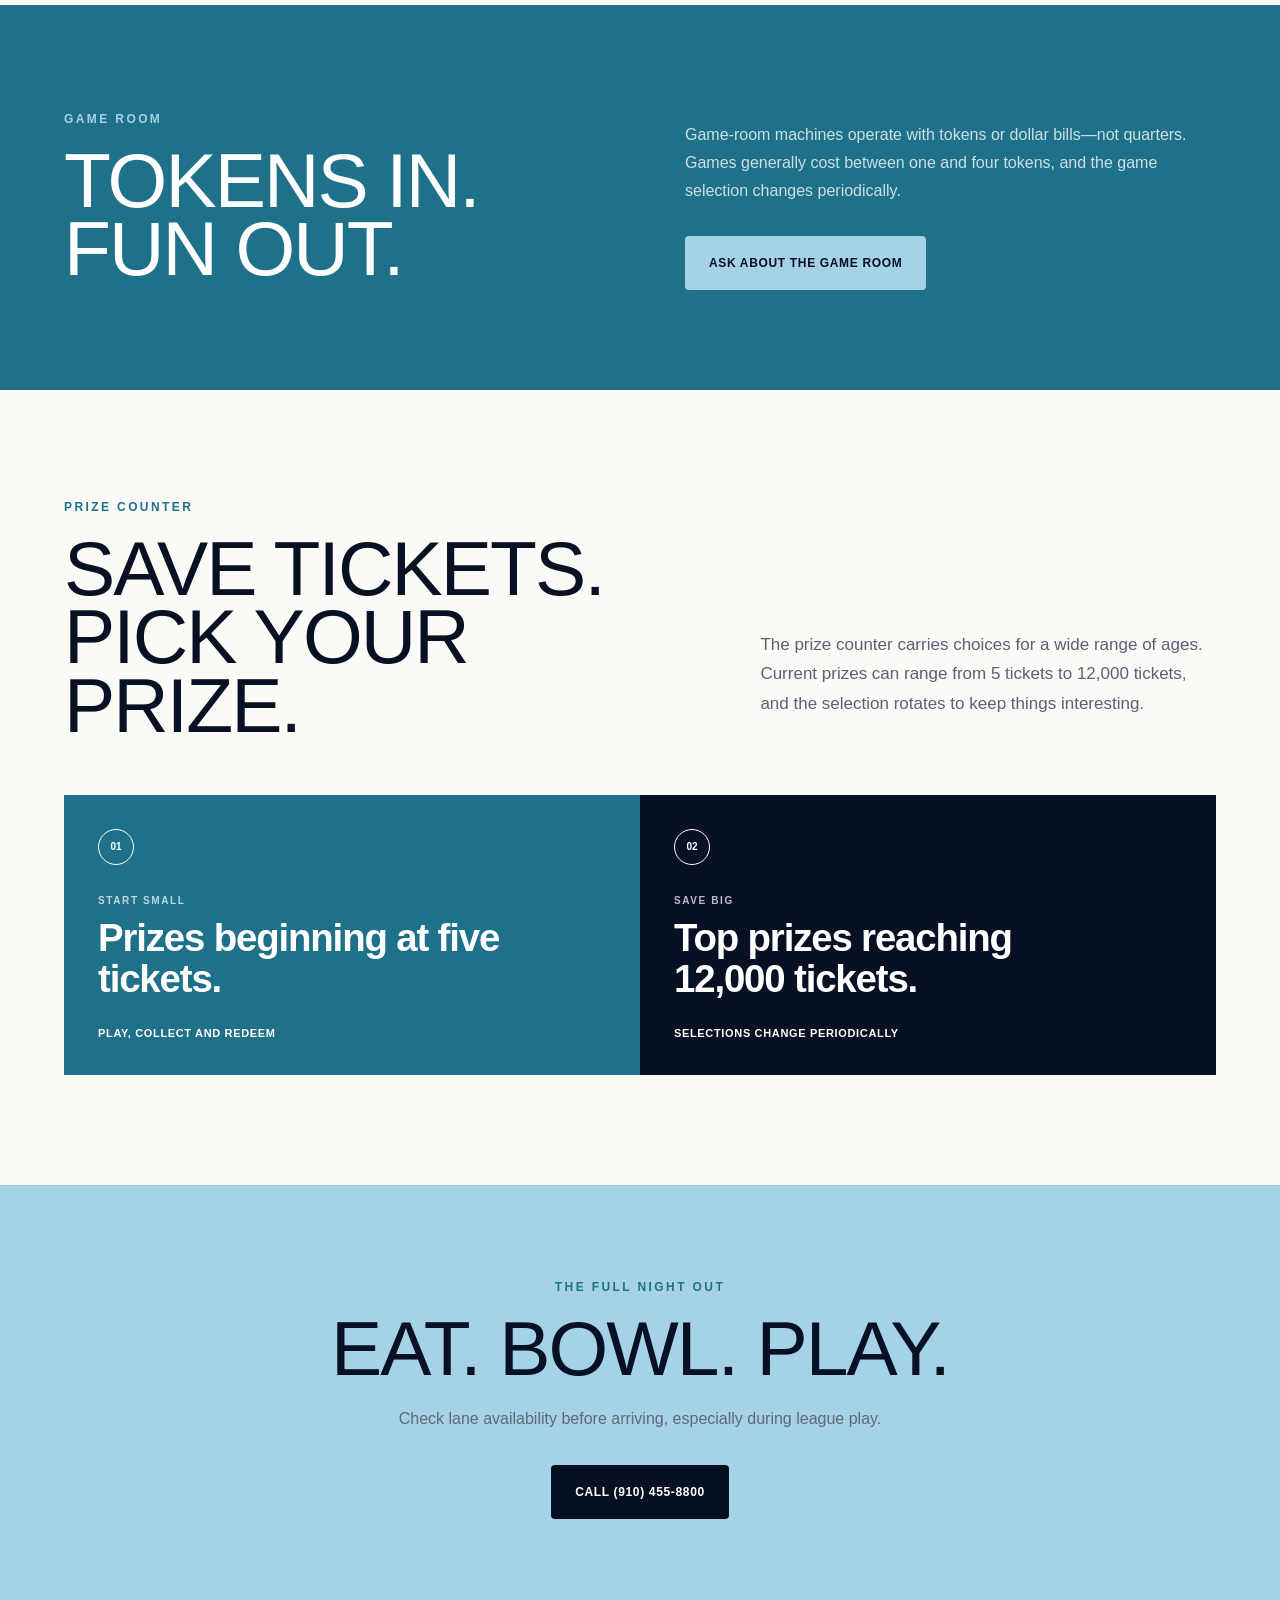
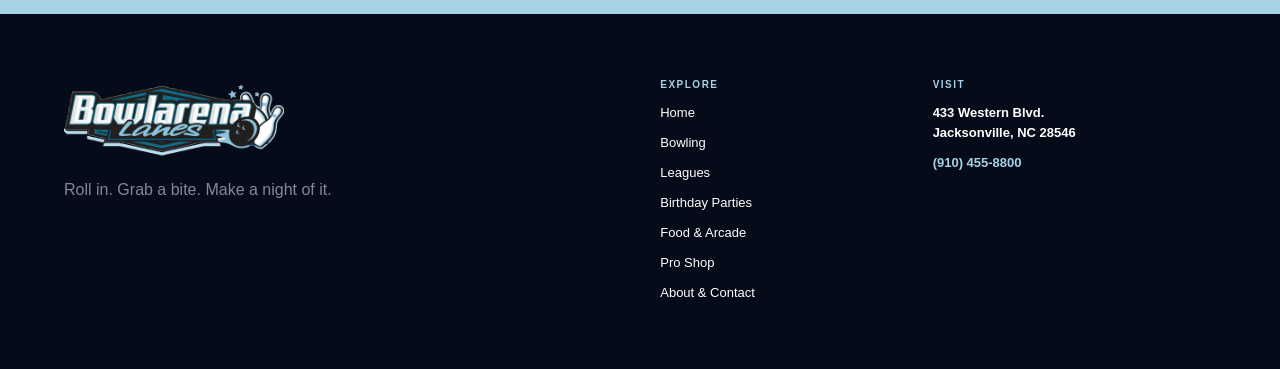
<file: food-arcade.html>
<!doctype html>
<html lang="en">
  <head>
    <meta charset="UTF-8" />
    <meta name="viewport" content="width=device-width, initial-scale=1" />
    <meta name="description" content="View food and drink options, game-room information and prize-counter details at Bowl Arena of Jacksonville." />
    <title>Food, Drinks & Arcade | Bowl Arena of Jacksonville</title>
    <link rel="icon" type="image/png" href="assets/favicon.png" />
    <link rel="stylesheet" href="styles.css" />
  </head>
  <body>
    <div class="notice-bar">
      <strong>Make a night of it.</strong>
      <span>Grab food, bowl a few games and visit the arcade.</span>
      <a href="tel:+19104558800">Call (910) 455-8800</a>
    </div>

    <header class="site-header interior-header">
      <div class="header-inner">
        <a class="brand" href="index.html" aria-label="Bowl Arena of Jacksonville home"><img src="assets/bowl-arena-logo.png" alt="Bowl Arena of Jacksonville" /></a>
        <nav class="desktop-nav" aria-label="Primary navigation">
          <a href="index.html">Home</a>
          <a href="bowling.html">Bowling</a>
          <a href="leagues.html">Leagues</a>
          <a href="parties.html">Parties</a>
          <a aria-current="page" href="food-arcade.html">Food &amp; Arcade</a>
          <a href="pro-shop.html">Pro Shop</a>
          <a href="about.html">About</a>
        </nav>
        <a class="nav-call" href="tel:+19104558800">Call now</a>
        <details class="mobile-menu">
          <summary aria-label="Open navigation">☰ Menu</summary>
          <nav aria-label="Mobile navigation">
            <a href="index.html">Home</a>
            <a href="bowling.html">Bowling</a>
            <a href="leagues.html">Leagues</a>
            <a href="parties.html">Birthday Parties</a>
            <a aria-current="page" href="food-arcade.html">Food &amp; Arcade</a>
            <a href="pro-shop.html">Pro Shop</a>
            <a href="about.html">About &amp; Contact</a>
            <a class="mobile-menu-call" href="tel:+19104558800">Call (910) 455-8800</a>
          </nav>
        </details>
      </div>
    </header>

    <main>
      <section class="page-hero bowling-hero">
        <div class="page-hero-shade" aria-hidden="true"></div>
        <div class="wrap page-hero-content">
          <p class="eyebrow">Snack bar · drinks · games · prizes</p>
          <h1>Fuel the frame.<br />Play after.</h1>
          <p>Order bowling favorites, check out the current drink selection and keep the fun going in the game room.</p>
          <div class="hero-actions"><a class="button button-primary" href="#menu">View the menu</a><a class="button button-ghost" href="#arcade">Explore the arcade</a></div>
        </div>
      </section>

      <section class="section menu-section" id="menu">
        <div class="menu-copy">
          <p class="eyebrow dark">Snack bar</p>
          <h2>Bowling food.<br />Done right.</h2>
          <p class="lead">Pizza, wings, burgers, sandwiches, salads and lane-side favorites—plus an ABC-licensed bar.</p>
          <div class="menu-highlights">
            <div><span>14&quot; cheese pizza</span><strong>$14</strong></div>
            <div><span>10-piece wings</span><strong>$15.95</strong></div>
            <div><span>Cheeseburger</span><strong>$8.75</strong></div>
            <div><span>Chicken quesadilla</span><strong>$9.25</strong></div>
          </div>
          <p class="bar-note"><strong>At the bar</strong><span>Ask the counter for the current beer and drink selection.</span></p>
        </div>
        <div class="menu-board">
          <a href="assets/snack-bar-menu-original.jpg" target="_blank" rel="noreferrer" aria-label="Open full-size snack bar menu">
            <img src="assets/snack-bar-menu-original.jpg" alt="Bowl Arena snack bar menu" />
            <span>View full-size menu ↗</span>
          </a>
          <p>Menu options and prices are subject to change.</p>
        </div>
      </section>

      <section class="community-section" id="arcade">
        <div class="wrap community-grid">
          <div><p class="eyebrow">Game room</p><h2>Tokens in.<br />Fun out.</h2></div>
          <div><p>Game-room machines operate with tokens or dollar bills—not quarters. Games generally cost between one and four tokens, and the game selection changes periodically.</p><a class="button button-primary" href="tel:+19104558800">Ask about the game room</a></div>
        </div>
      </section>

      <section class="section league-section">
        <div class="wrap split-heading">
          <div><p class="eyebrow dark">Prize counter</p><h2>Save tickets.<br />Pick your prize.</h2></div>
          <div class="intro-copy"><p>The prize counter carries choices for a wide range of ages. Current prizes can range from 5 tickets to 12,000 tickets, and the selection rotates to keep things interesting.</p></div>
        </div>
        <div class="wrap feature-grid">
          <div class="feature-card feature-blue"><span class="card-number">01</span><div><p>Start small</p><h3>Prizes beginning at five tickets.</h3><span class="card-link">Play, collect and redeem</span></div></div>
          <div class="feature-card feature-dark"><span class="card-number">02</span><div><p>Save big</p><h3>Top prizes reaching 12,000 tickets.</h3><span class="card-link">Selections change periodically</span></div></div>
        </div>
      </section>

      <section class="closing-cta lime-cta">
        <div class="wrap"><p class="eyebrow dark">The full night out</p><h2>Eat. Bowl. Play.</h2><p>Check lane availability before arriving, especially during league play.</p><a class="button button-dark" href="tel:+19104558800">Call (910) 455-8800</a></div>
      </section>
    </main>

    <footer class="site-footer">
      <div class="footer-brand"><img src="assets/bowl-arena-logo.png" alt="Bowl Arena of Jacksonville" /><p>Roll in. Grab a bite. Make a night of it.</p></div>
      <div class="footer-nav">
        <span>Explore</span>
        <a href="index.html">Home</a>
        <a href="bowling.html">Bowling</a>
        <a href="leagues.html">Leagues</a>
        <a href="parties.html">Birthday Parties</a>
        <a href="food-arcade.html">Food &amp; Arcade</a>
        <a href="pro-shop.html">Pro Shop</a>
        <a href="about.html">About &amp; Contact</a>
      </div>
      <div class="footer-contact"><span>Visit</span><strong>433 Western Blvd.<br />Jacksonville, NC 28546</strong><a href="tel:+19104558800">(910) 455-8800</a></div>
    </footer>
  </body>
</html>
</file>
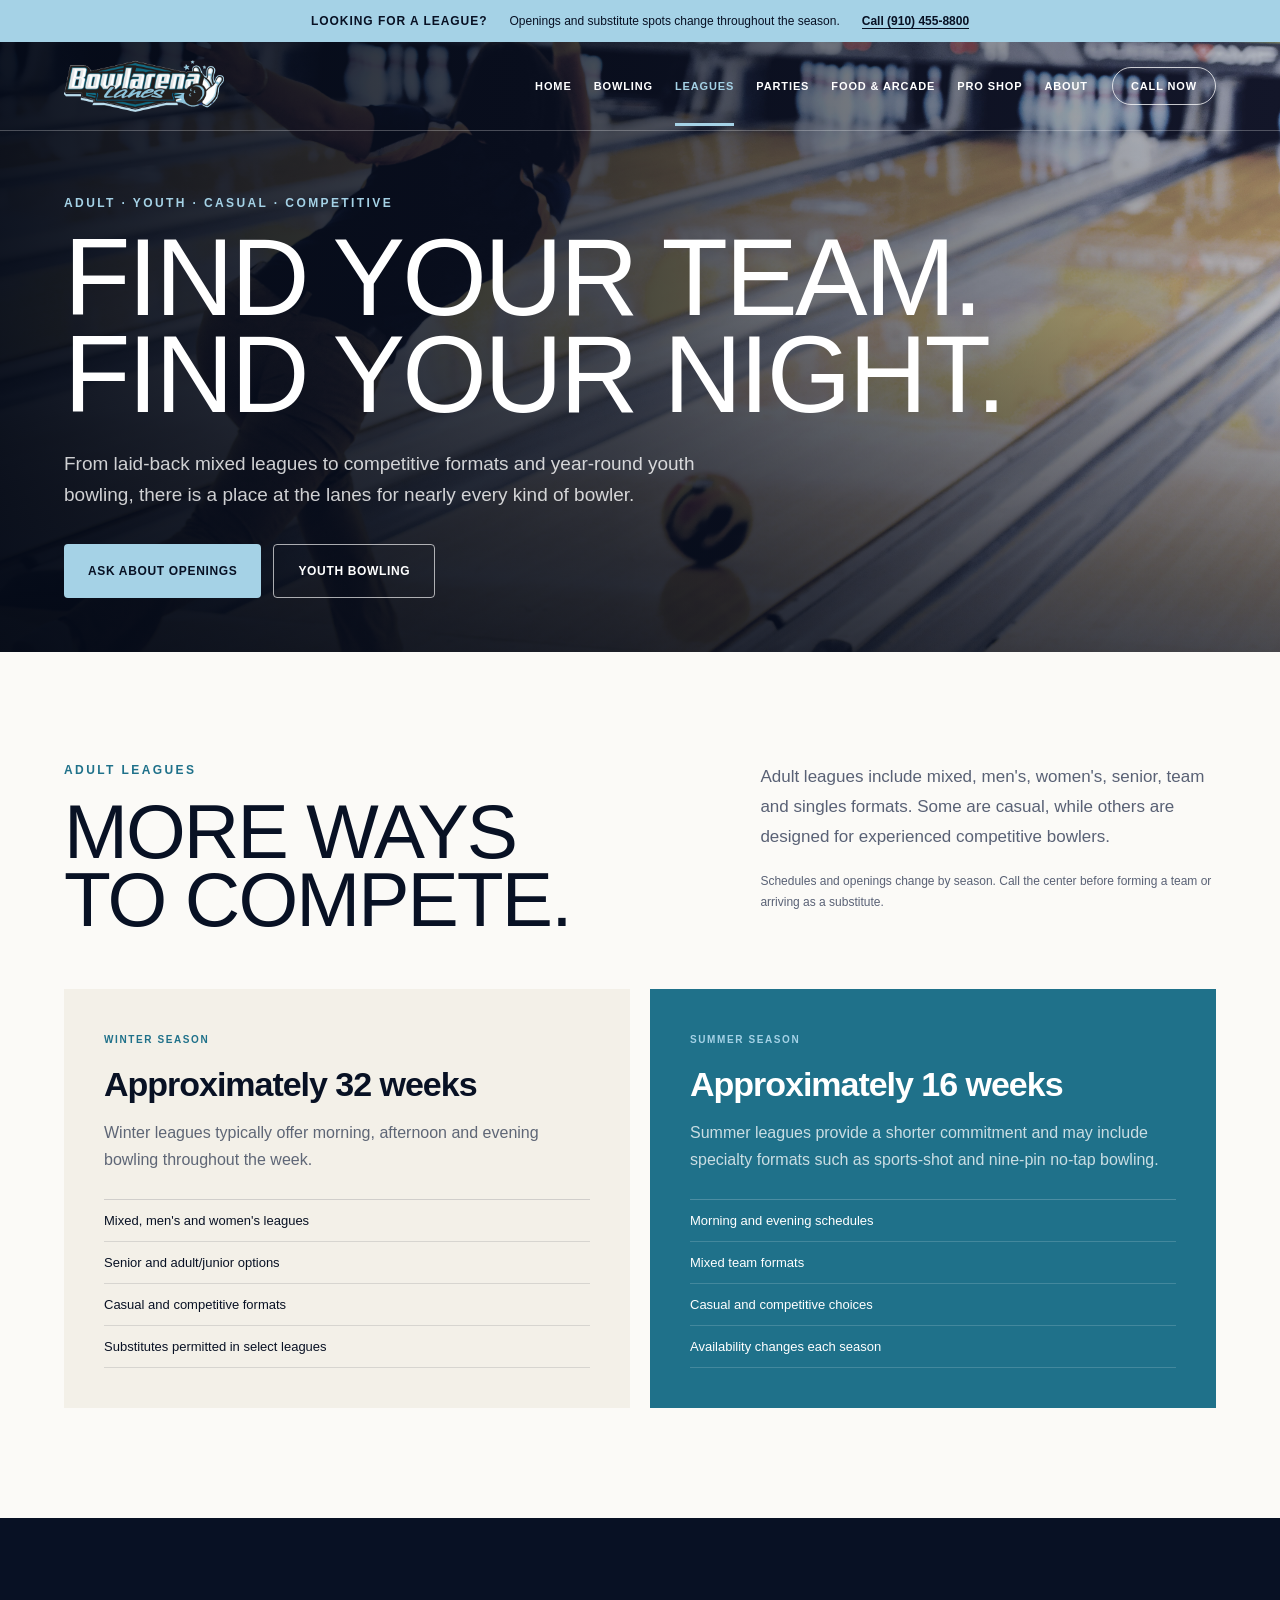
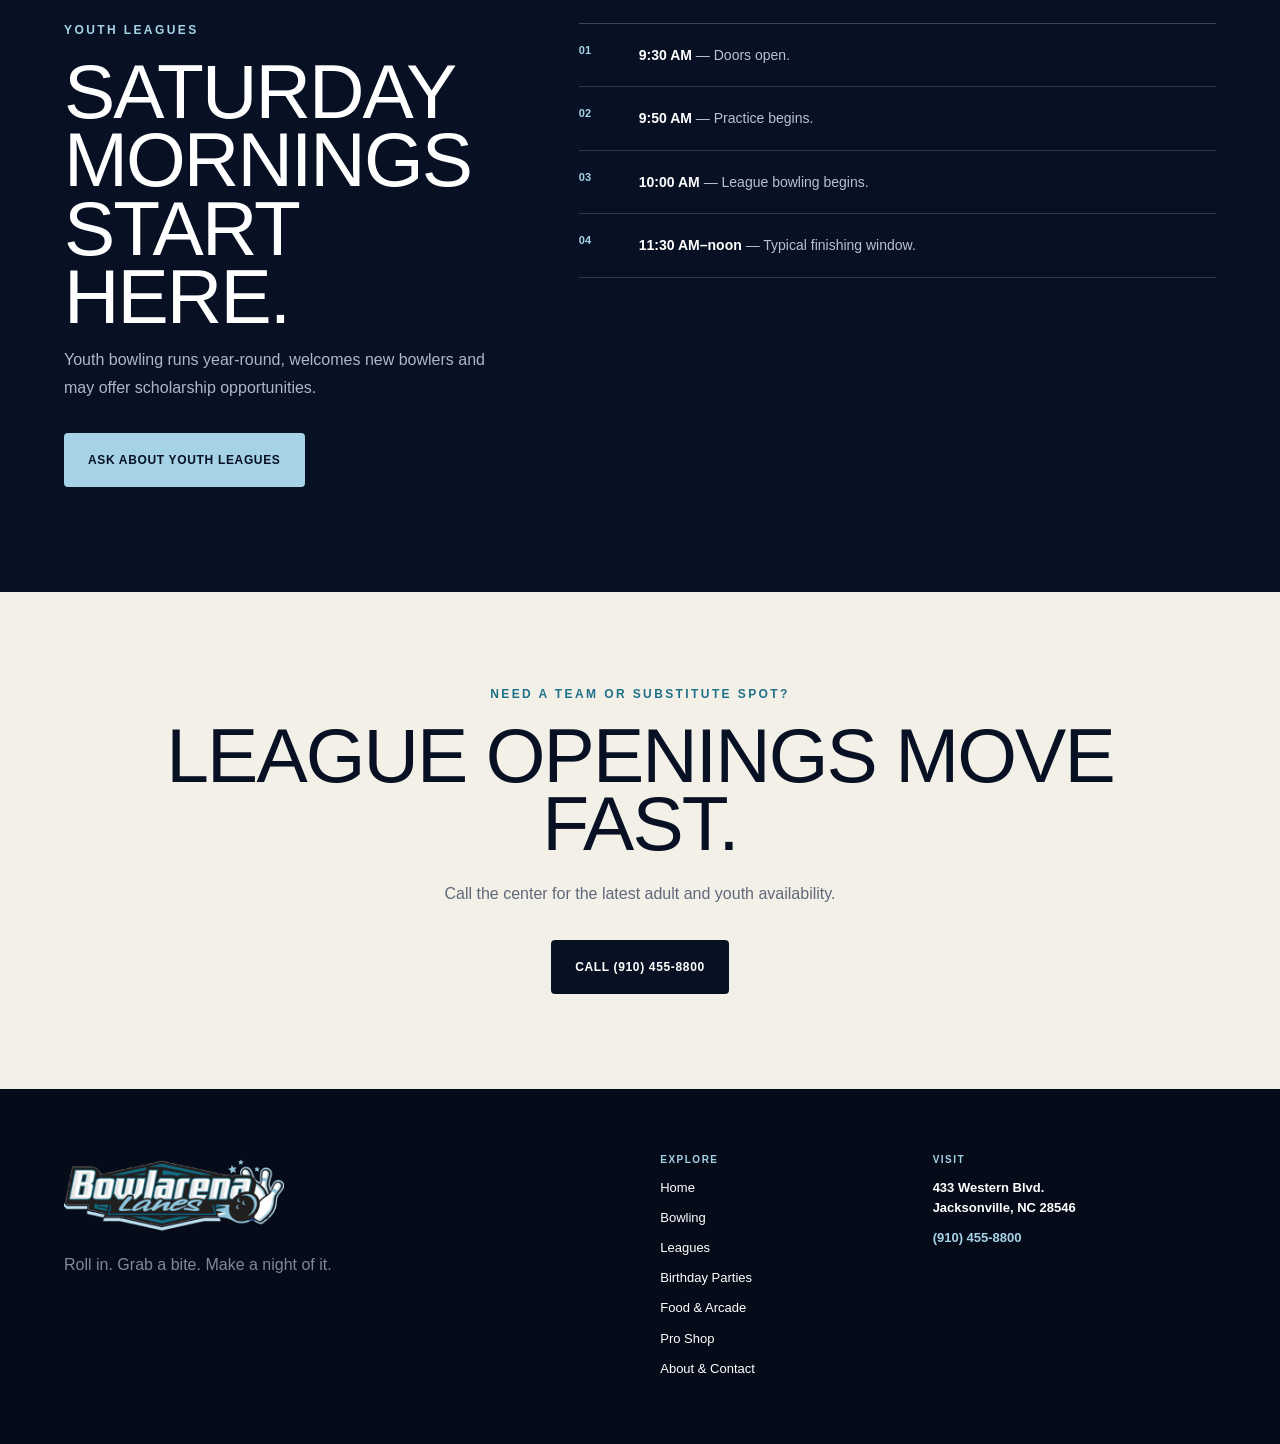
<file: leagues.html>
<!doctype html>
<html lang="en">
  <head>
    <meta charset="UTF-8" />
    <meta name="viewport" content="width=device-width, initial-scale=1" />
    <meta name="description" content="Explore adult and youth bowling leagues at Bowl Arena of Jacksonville, including seasonal formats, Saturday youth bowling and current-opening information." />
    <title>Bowling Leagues | Bowl Arena of Jacksonville</title>
    <link rel="icon" type="image/png" href="assets/favicon.png" />
    <link rel="stylesheet" href="styles.css" />
  </head>
  <body>
    <div class="notice-bar">
      <strong>Looking for a league?</strong>
      <span>Openings and substitute spots change throughout the season.</span>
      <a href="tel:+19104558800">Call (910) 455-8800</a>
    </div>

    <header class="site-header interior-header">
      <div class="header-inner">
        <a class="brand" href="index.html" aria-label="Bowl Arena of Jacksonville home"><img src="assets/bowl-arena-logo.png" alt="Bowl Arena of Jacksonville" /></a>
        <nav class="desktop-nav" aria-label="Primary navigation">
          <a href="index.html">Home</a>
          <a href="bowling.html">Bowling</a>
          <a aria-current="page" href="leagues.html">Leagues</a>
          <a href="parties.html">Parties</a>
          <a href="food-arcade.html">Food &amp; Arcade</a>
          <a href="pro-shop.html">Pro Shop</a>
          <a href="about.html">About</a>
        </nav>
        <a class="nav-call" href="tel:+19104558800">Call now</a>
        <details class="mobile-menu">
          <summary aria-label="Open navigation">☰ Menu</summary>
          <nav aria-label="Mobile navigation">
            <a href="index.html">Home</a>
            <a href="bowling.html">Bowling</a>
            <a aria-current="page" href="leagues.html">Leagues</a>
            <a href="parties.html">Birthday Parties</a>
            <a href="food-arcade.html">Food &amp; Arcade</a>
            <a href="pro-shop.html">Pro Shop</a>
            <a href="about.html">About &amp; Contact</a>
            <a class="mobile-menu-call" href="tel:+19104558800">Call (910) 455-8800</a>
          </nav>
        </details>
      </div>
    </header>

    <main>
      <section class="page-hero bowling-hero">
        <div class="page-hero-shade" aria-hidden="true"></div>
        <div class="wrap page-hero-content">
          <p class="eyebrow">Adult · youth · casual · competitive</p>
          <h1>Find your team.<br />Find your night.</h1>
          <p>From laid-back mixed leagues to competitive formats and year-round youth bowling, there is a place at the lanes for nearly every kind of bowler.</p>
          <div class="hero-actions">
            <a class="button button-primary" href="tel:+19104558800">Ask about openings</a>
            <a class="button button-ghost" href="#youth">Youth bowling</a>
          </div>
        </div>
      </section>

      <section class="section league-section">
        <div class="wrap split-heading">
          <div><p class="eyebrow dark">Adult leagues</p><h2>More ways<br />to compete.</h2></div>
          <div class="intro-copy"><p>Adult leagues include mixed, men's, women's, senior, team and singles formats. Some are casual, while others are designed for experienced competitive bowlers.</p><p class="small-note">Schedules and openings change by season. Call the center before forming a team or arriving as a substitute.</p></div>
        </div>

        <div class="wrap league-grid">
          <article class="league-card">
            <span class="league-label">Winter season</span>
            <h3>Approximately 32 weeks</h3>
            <p>Winter leagues typically offer morning, afternoon and evening bowling throughout the week.</p>
            <ul>
              <li>Mixed, men's and women's leagues</li>
              <li>Senior and adult/junior options</li>
              <li>Casual and competitive formats</li>
              <li>Substitutes permitted in select leagues</li>
            </ul>
          </article>
          <article class="league-card league-card-accent">
            <span class="league-label">Summer season</span>
            <h3>Approximately 16 weeks</h3>
            <p>Summer leagues provide a shorter commitment and may include specialty formats such as sports-shot and nine-pin no-tap bowling.</p>
            <ul>
              <li>Morning and evening schedules</li>
              <li>Mixed team formats</li>
              <li>Casual and competitive choices</li>
              <li>Availability changes each season</li>
            </ul>
          </article>
        </div>
      </section>

      <section class="reservation-section" id="youth">
        <div class="wrap reservation-grid">
          <div>
            <p class="eyebrow">Youth leagues</p>
            <h2>Saturday mornings<br />start here.</h2>
            <p>Youth bowling runs year-round, welcomes new bowlers and may offer scholarship opportunities.</p>
            <a class="button button-primary" href="tel:+19104558800">Ask about youth leagues</a>
          </div>
          <div class="reservation-rules">
            <div><span>01</span><p><strong>9:30 AM</strong> — Doors open.</p></div>
            <div><span>02</span><p><strong>9:50 AM</strong> — Practice begins.</p></div>
            <div><span>03</span><p><strong>10:00 AM</strong> — League bowling begins.</p></div>
            <div><span>04</span><p><strong>11:30 AM–noon</strong> — Typical finishing window.</p></div>
          </div>
        </div>
      </section>

      <section class="closing-cta">
        <div class="wrap"><p class="eyebrow dark">Need a team or substitute spot?</p><h2>League openings move fast.</h2><p>Call the center for the latest adult and youth availability.</p><a class="button button-dark" href="tel:+19104558800">Call (910) 455-8800</a></div>
      </section>
    </main>

    <footer class="site-footer">
      <div class="footer-brand"><img src="assets/bowl-arena-logo.png" alt="Bowl Arena of Jacksonville" /><p>Roll in. Grab a bite. Make a night of it.</p></div>
      <div class="footer-nav">
        <span>Explore</span>
        <a href="index.html">Home</a>
        <a href="bowling.html">Bowling</a>
        <a href="leagues.html">Leagues</a>
        <a href="parties.html">Birthday Parties</a>
        <a href="food-arcade.html">Food &amp; Arcade</a>
        <a href="pro-shop.html">Pro Shop</a>
        <a href="about.html">About &amp; Contact</a>
      </div>
      <div class="footer-contact"><span>Visit</span><strong>433 Western Blvd.<br />Jacksonville, NC 28546</strong><a href="tel:+19104558800">(910) 455-8800</a></div>
    </footer>
  </body>
</html>
</file>
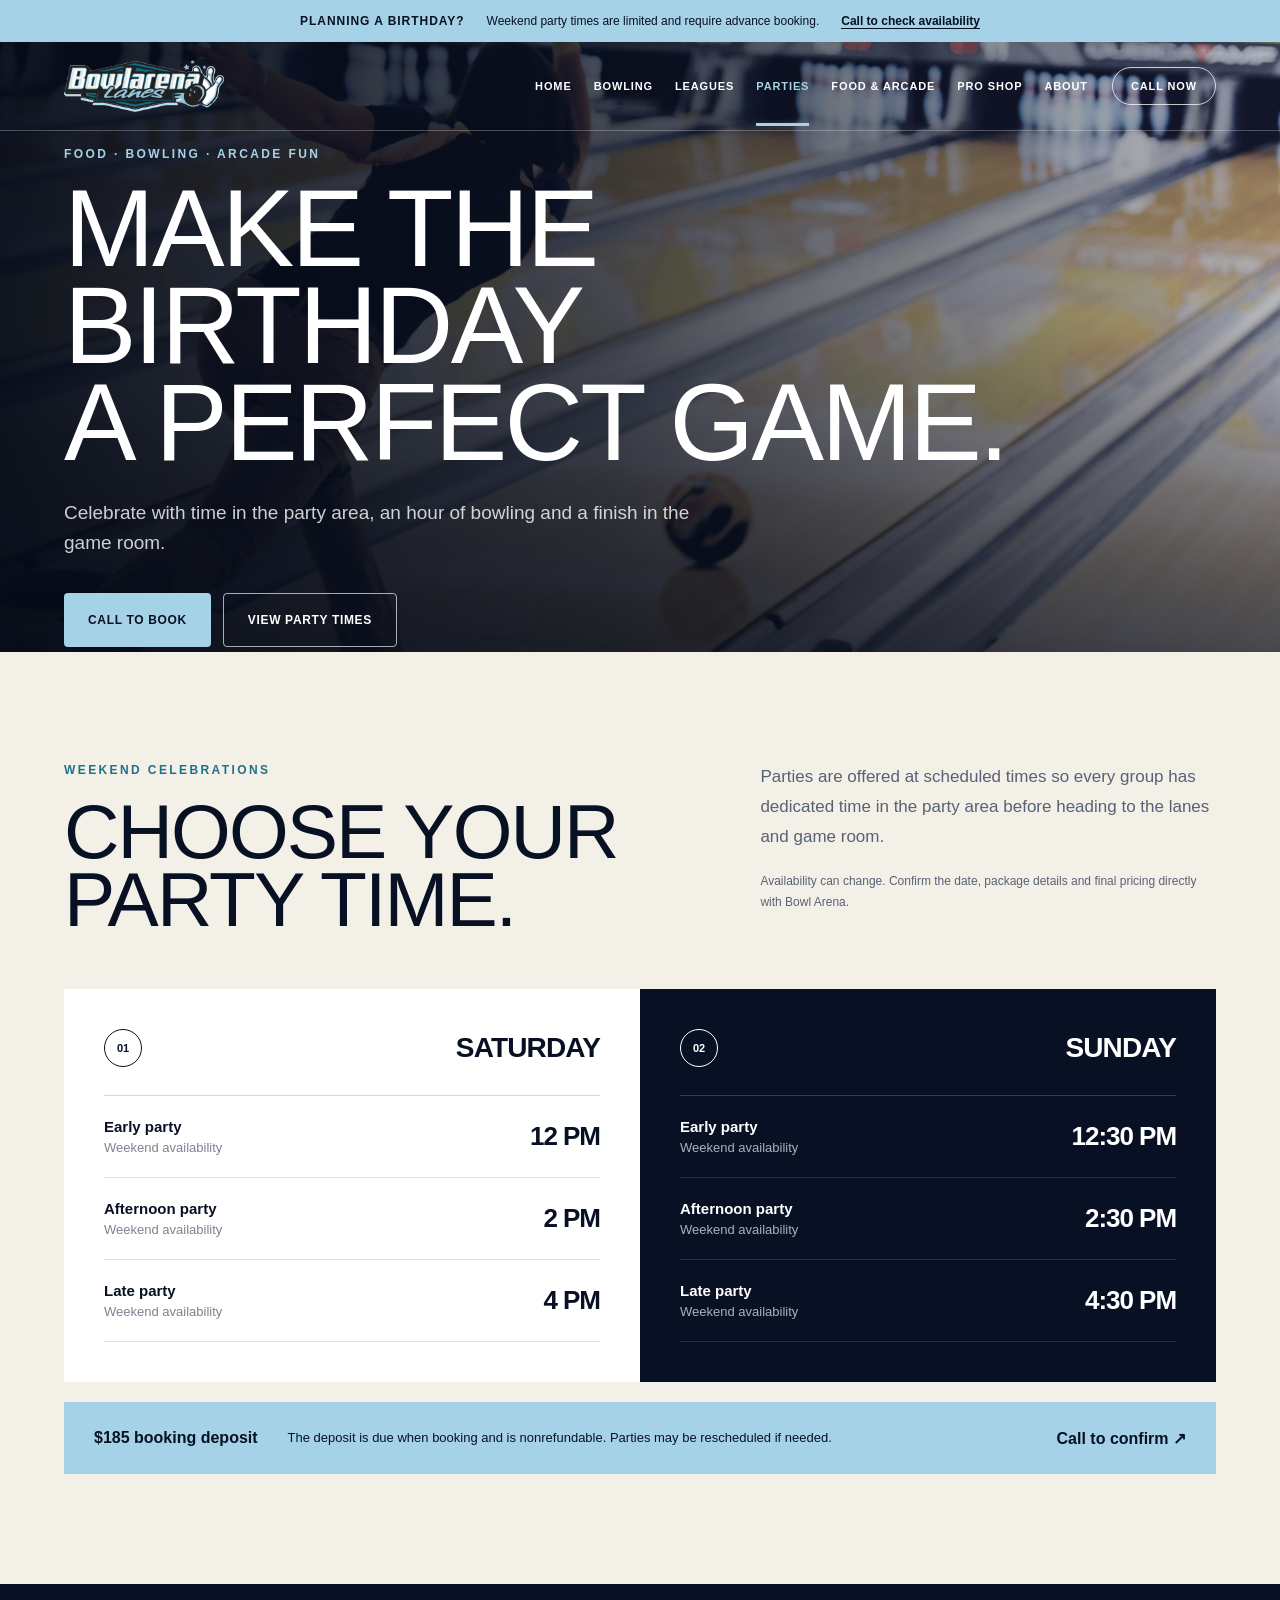
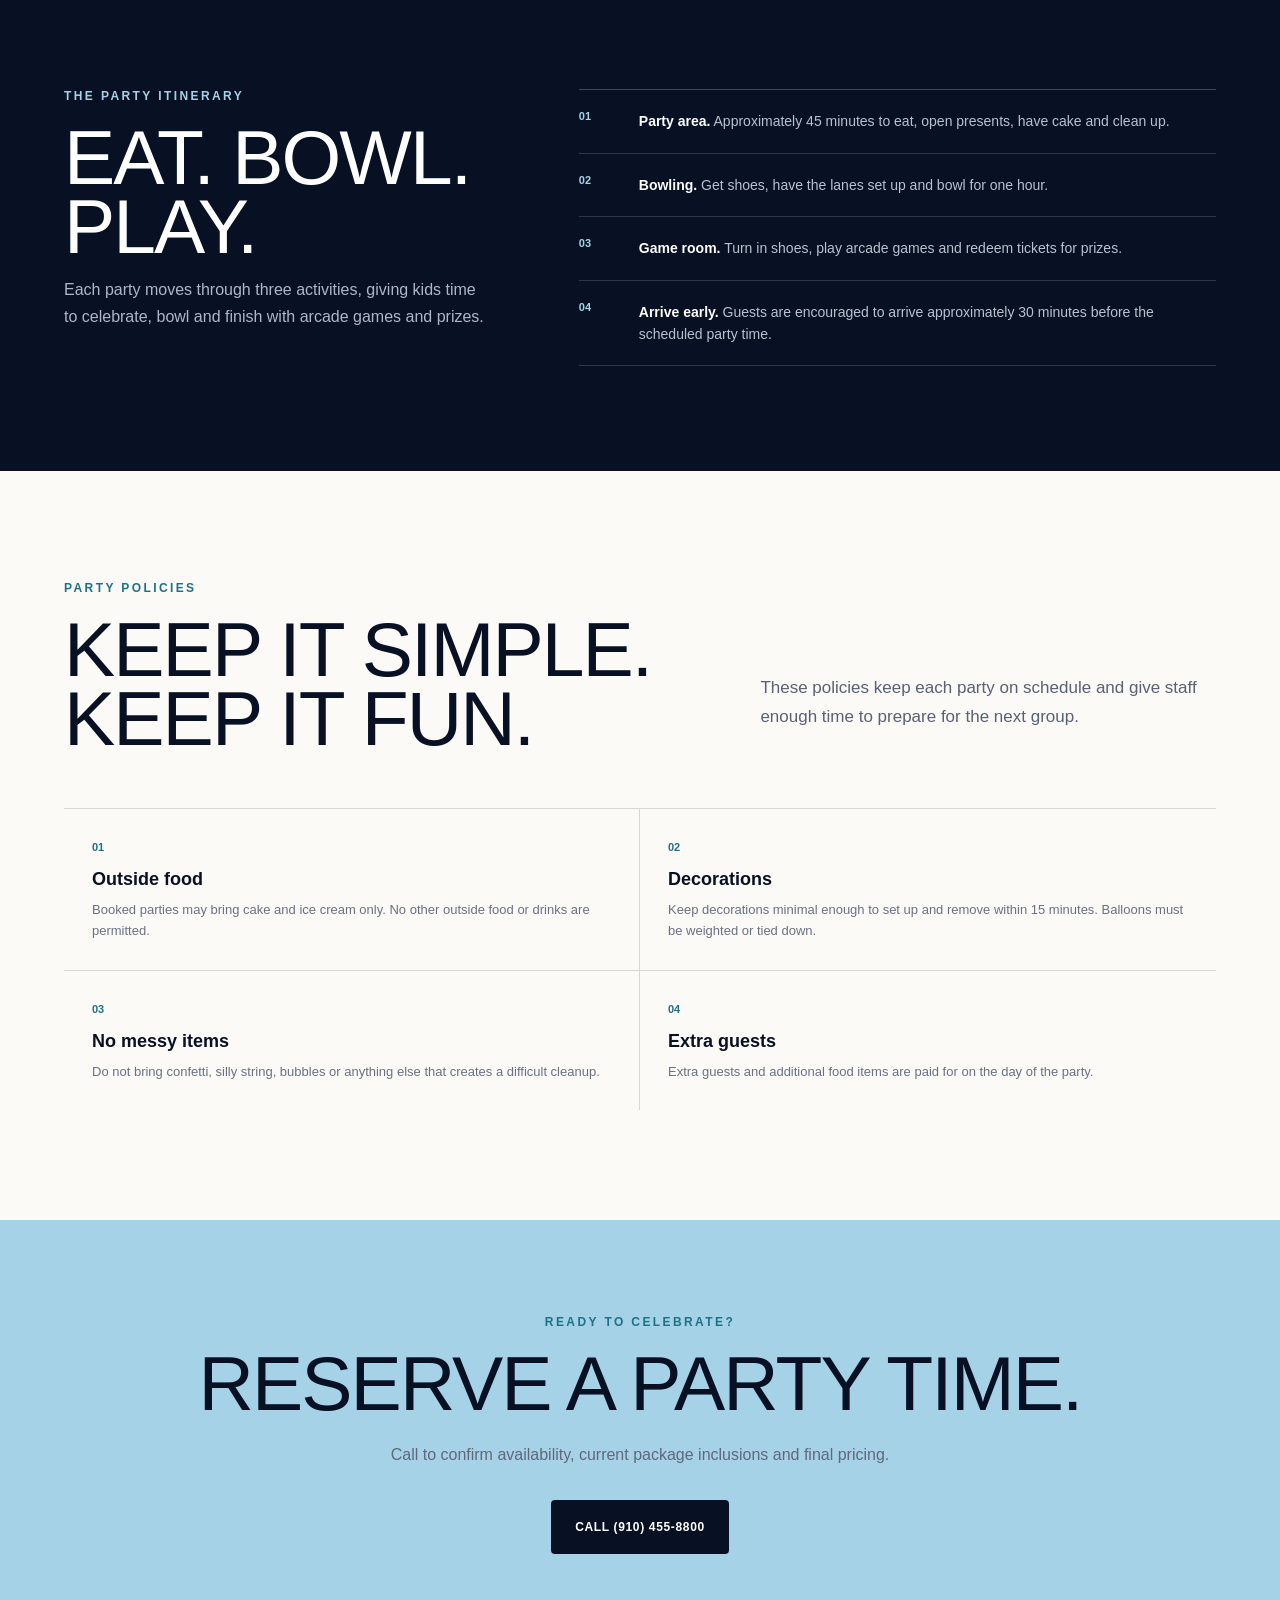
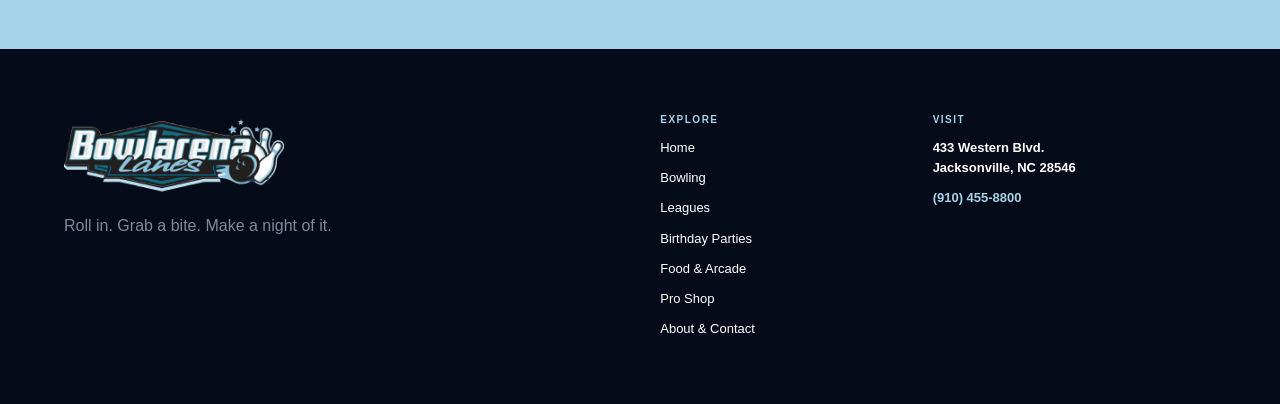
<file: parties.html>
<!doctype html>
<html lang="en">
  <head>
    <meta charset="UTF-8" />
    <meta name="viewport" content="width=device-width, initial-scale=1" />
    <meta name="description" content="Plan a bowling birthday party at Bowl Arena of Jacksonville with party-area time, bowling, arcade games and prizes." />
    <title>Birthday Parties | Bowl Arena of Jacksonville</title>
    <link rel="icon" type="image/png" href="assets/favicon.png" />
    <link rel="stylesheet" href="styles.css" />
  </head>
  <body>
    <div class="notice-bar">
      <strong>Planning a birthday?</strong>
      <span>Weekend party times are limited and require advance booking.</span>
      <a href="tel:+19104558800">Call to check availability</a>
    </div>

    <header class="site-header interior-header">
      <div class="header-inner">
        <a class="brand" href="index.html" aria-label="Bowl Arena of Jacksonville home"><img src="assets/bowl-arena-logo.png" alt="Bowl Arena of Jacksonville" /></a>
        <nav class="desktop-nav" aria-label="Primary navigation">
          <a href="index.html">Home</a>
          <a href="bowling.html">Bowling</a>
          <a href="leagues.html">Leagues</a>
          <a aria-current="page" href="parties.html">Parties</a>
          <a href="food-arcade.html">Food &amp; Arcade</a>
          <a href="pro-shop.html">Pro Shop</a>
          <a href="about.html">About</a>
        </nav>
        <a class="nav-call" href="tel:+19104558800">Call now</a>
        <details class="mobile-menu">
          <summary aria-label="Open navigation">☰ Menu</summary>
          <nav aria-label="Mobile navigation">
            <a href="index.html">Home</a>
            <a href="bowling.html">Bowling</a>
            <a href="leagues.html">Leagues</a>
            <a aria-current="page" href="parties.html">Birthday Parties</a>
            <a href="food-arcade.html">Food &amp; Arcade</a>
            <a href="pro-shop.html">Pro Shop</a>
            <a href="about.html">About &amp; Contact</a>
            <a class="mobile-menu-call" href="tel:+19104558800">Call (910) 455-8800</a>
          </nav>
        </details>
      </div>
    </header>

    <main>
      <section class="page-hero bowling-hero">
        <div class="page-hero-shade" aria-hidden="true"></div>
        <div class="wrap page-hero-content">
          <p class="eyebrow">Food · bowling · arcade fun</p>
          <h1>Make the birthday<br />a perfect game.</h1>
          <p>Celebrate with time in the party area, an hour of bowling and a finish in the game room.</p>
          <div class="hero-actions"><a class="button button-primary" href="tel:+19104558800">Call to book</a><a class="button button-ghost" href="#times">View party times</a></div>
        </div>
      </section>

      <section class="section rates-section" id="times">
        <div class="wrap split-heading">
          <div><p class="eyebrow dark">Weekend celebrations</p><h2>Choose your<br />party time.</h2></div>
          <div class="intro-copy"><p>Parties are offered at scheduled times so every group has dedicated time in the party area before heading to the lanes and game room.</p><p class="small-note">Availability can change. Confirm the date, package details and final pricing directly with Bowl Arena.</p></div>
        </div>
        <div class="wrap rate-grid">
          <article class="rate-card rate-card-light">
            <div class="rate-title"><span>01</span><h3>Saturday</h3></div>
            <div class="rate-list">
              <div class="rate-row"><div><strong>Early party</strong><span>Weekend availability</span></div><div><b>12 PM</b></div></div>
              <div class="rate-row"><div><strong>Afternoon party</strong><span>Weekend availability</span></div><div><b>2 PM</b></div></div>
              <div class="rate-row"><div><strong>Late party</strong><span>Weekend availability</span></div><div><b>4 PM</b></div></div>
            </div>
          </article>
          <article class="rate-card rate-card-dark">
            <div class="rate-title"><span>02</span><h3>Sunday</h3></div>
            <div class="rate-list">
              <div class="rate-row"><div><strong>Early party</strong><span>Weekend availability</span></div><div><b>12:30 PM</b></div></div>
              <div class="rate-row"><div><strong>Afternoon party</strong><span>Weekend availability</span></div><div><b>2:30 PM</b></div></div>
              <div class="rate-row"><div><strong>Late party</strong><span>Weekend availability</span></div><div><b>4:30 PM</b></div></div>
            </div>
          </article>
        </div>
        <div class="wrap league-callout"><strong>$185 booking deposit</strong><p>The deposit is due when booking and is nonrefundable. Parties may be rescheduled if needed.</p><a href="tel:+19104558800">Call to confirm ↗</a></div>
      </section>

      <section class="reservation-section">
        <div class="wrap reservation-grid">
          <div><p class="eyebrow">The party itinerary</p><h2>Eat. Bowl.<br />Play.</h2><p>Each party moves through three activities, giving kids time to celebrate, bowl and finish with arcade games and prizes.</p></div>
          <div class="reservation-rules">
            <div><span>01</span><p><strong>Party area.</strong> Approximately 45 minutes to eat, open presents, have cake and clean up.</p></div>
            <div><span>02</span><p><strong>Bowling.</strong> Get shoes, have the lanes set up and bowl for one hour.</p></div>
            <div><span>03</span><p><strong>Game room.</strong> Turn in shoes, play arcade games and redeem tickets for prizes.</p></div>
            <div><span>04</span><p><strong>Arrive early.</strong> Guests are encouraged to arrive approximately 30 minutes before the scheduled party time.</p></div>
          </div>
        </div>
      </section>

      <section class="section league-section">
        <div class="wrap split-heading">
          <div><p class="eyebrow dark">Party policies</p><h2>Keep it simple.<br />Keep it fun.</h2></div>
          <div class="intro-copy"><p>These policies keep each party on schedule and give staff enough time to prepare for the next group.</p></div>
        </div>
        <div class="wrap policy-grid">
          <div><span>01</span><h3>Outside food</h3><p>Booked parties may bring cake and ice cream only. No other outside food or drinks are permitted.</p></div>
          <div><span>02</span><h3>Decorations</h3><p>Keep decorations minimal enough to set up and remove within 15 minutes. Balloons must be weighted or tied down.</p></div>
          <div><span>03</span><h3>No messy items</h3><p>Do not bring confetti, silly string, bubbles or anything else that creates a difficult cleanup.</p></div>
          <div><span>04</span><h3>Extra guests</h3><p>Extra guests and additional food items are paid for on the day of the party.</p></div>
        </div>
      </section>

      <section class="closing-cta lime-cta">
        <div class="wrap"><p class="eyebrow dark">Ready to celebrate?</p><h2>Reserve a party time.</h2><p>Call to confirm availability, current package inclusions and final pricing.</p><a class="button button-dark" href="tel:+19104558800">Call (910) 455-8800</a></div>
      </section>
    </main>

    <footer class="site-footer">
      <div class="footer-brand"><img src="assets/bowl-arena-logo.png" alt="Bowl Arena of Jacksonville" /><p>Roll in. Grab a bite. Make a night of it.</p></div>
      <div class="footer-nav">
        <span>Explore</span>
        <a href="index.html">Home</a>
        <a href="bowling.html">Bowling</a>
        <a href="leagues.html">Leagues</a>
        <a href="parties.html">Birthday Parties</a>
        <a href="food-arcade.html">Food &amp; Arcade</a>
        <a href="pro-shop.html">Pro Shop</a>
        <a href="about.html">About &amp; Contact</a>
      </div>
      <div class="footer-contact"><span>Visit</span><strong>433 Western Blvd.<br />Jacksonville, NC 28546</strong><a href="tel:+19104558800">(910) 455-8800</a></div>
    </footer>
  </body>
</html>
</file>
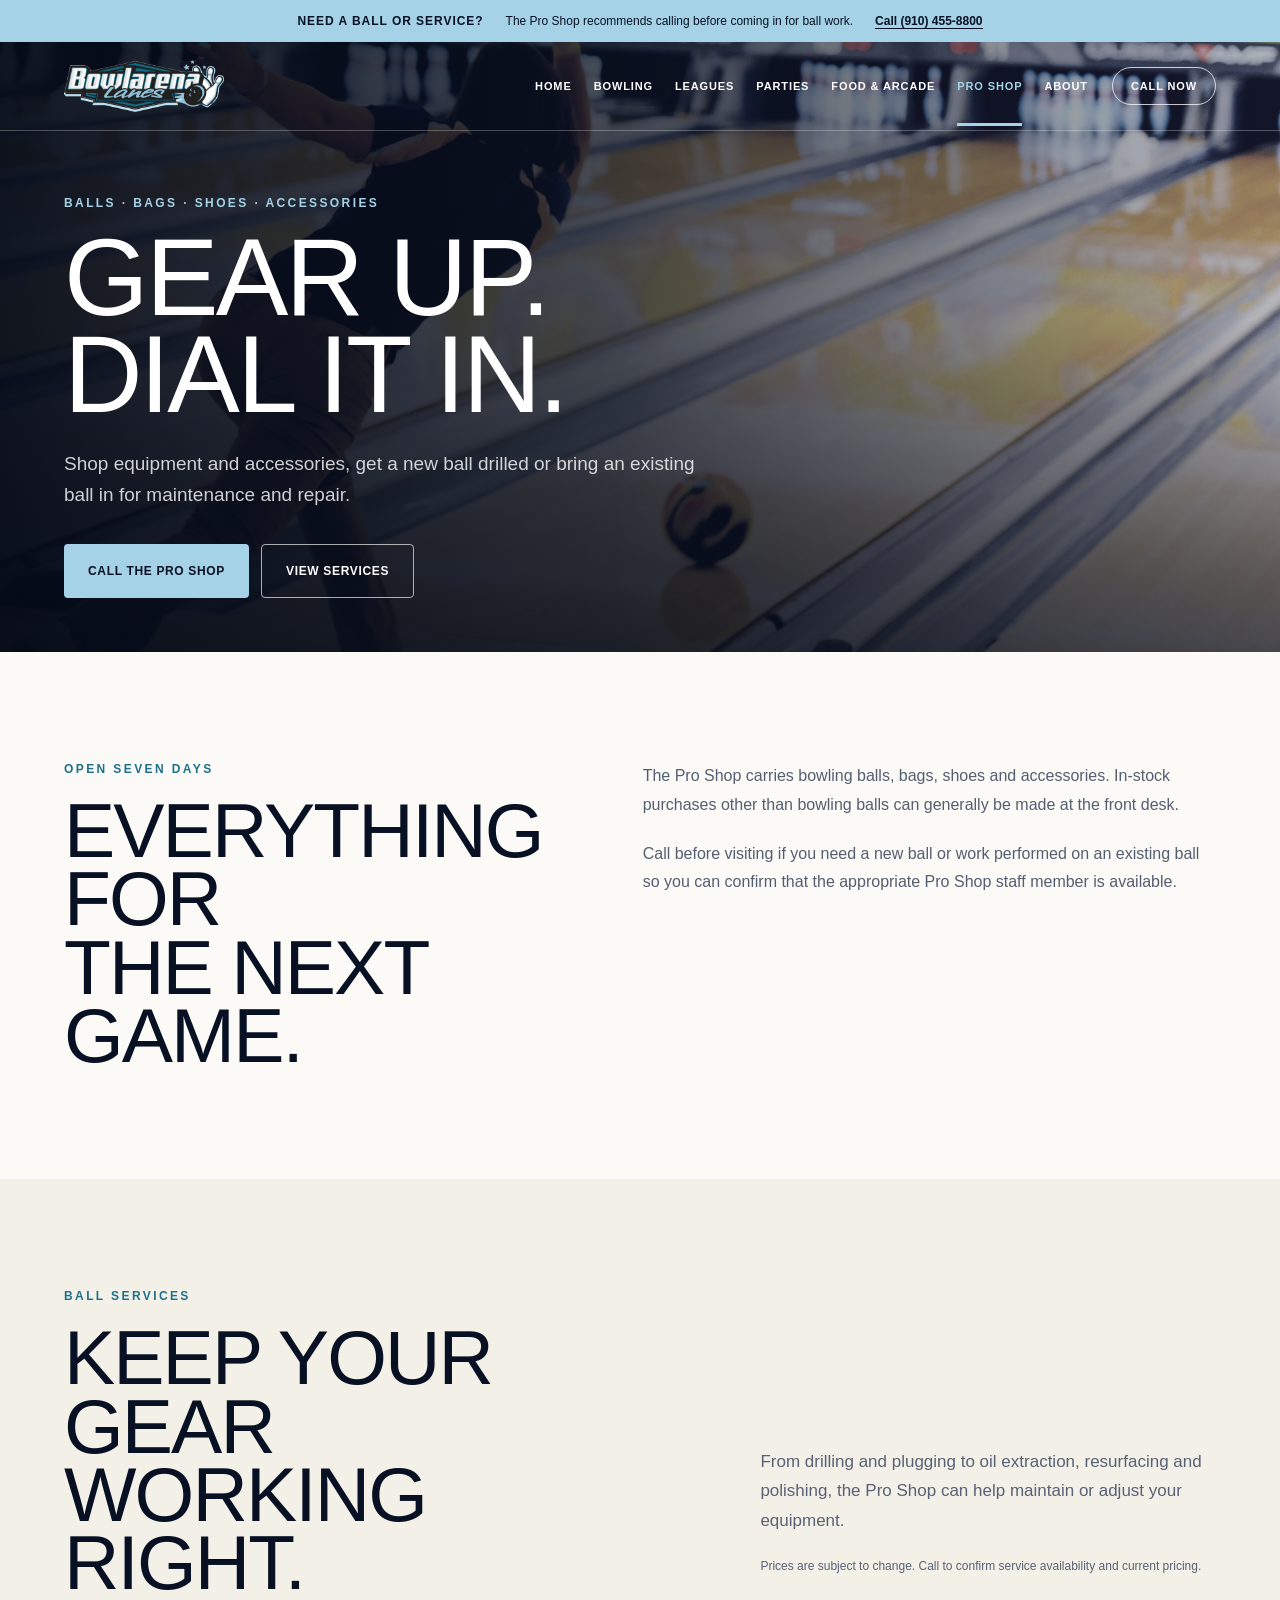
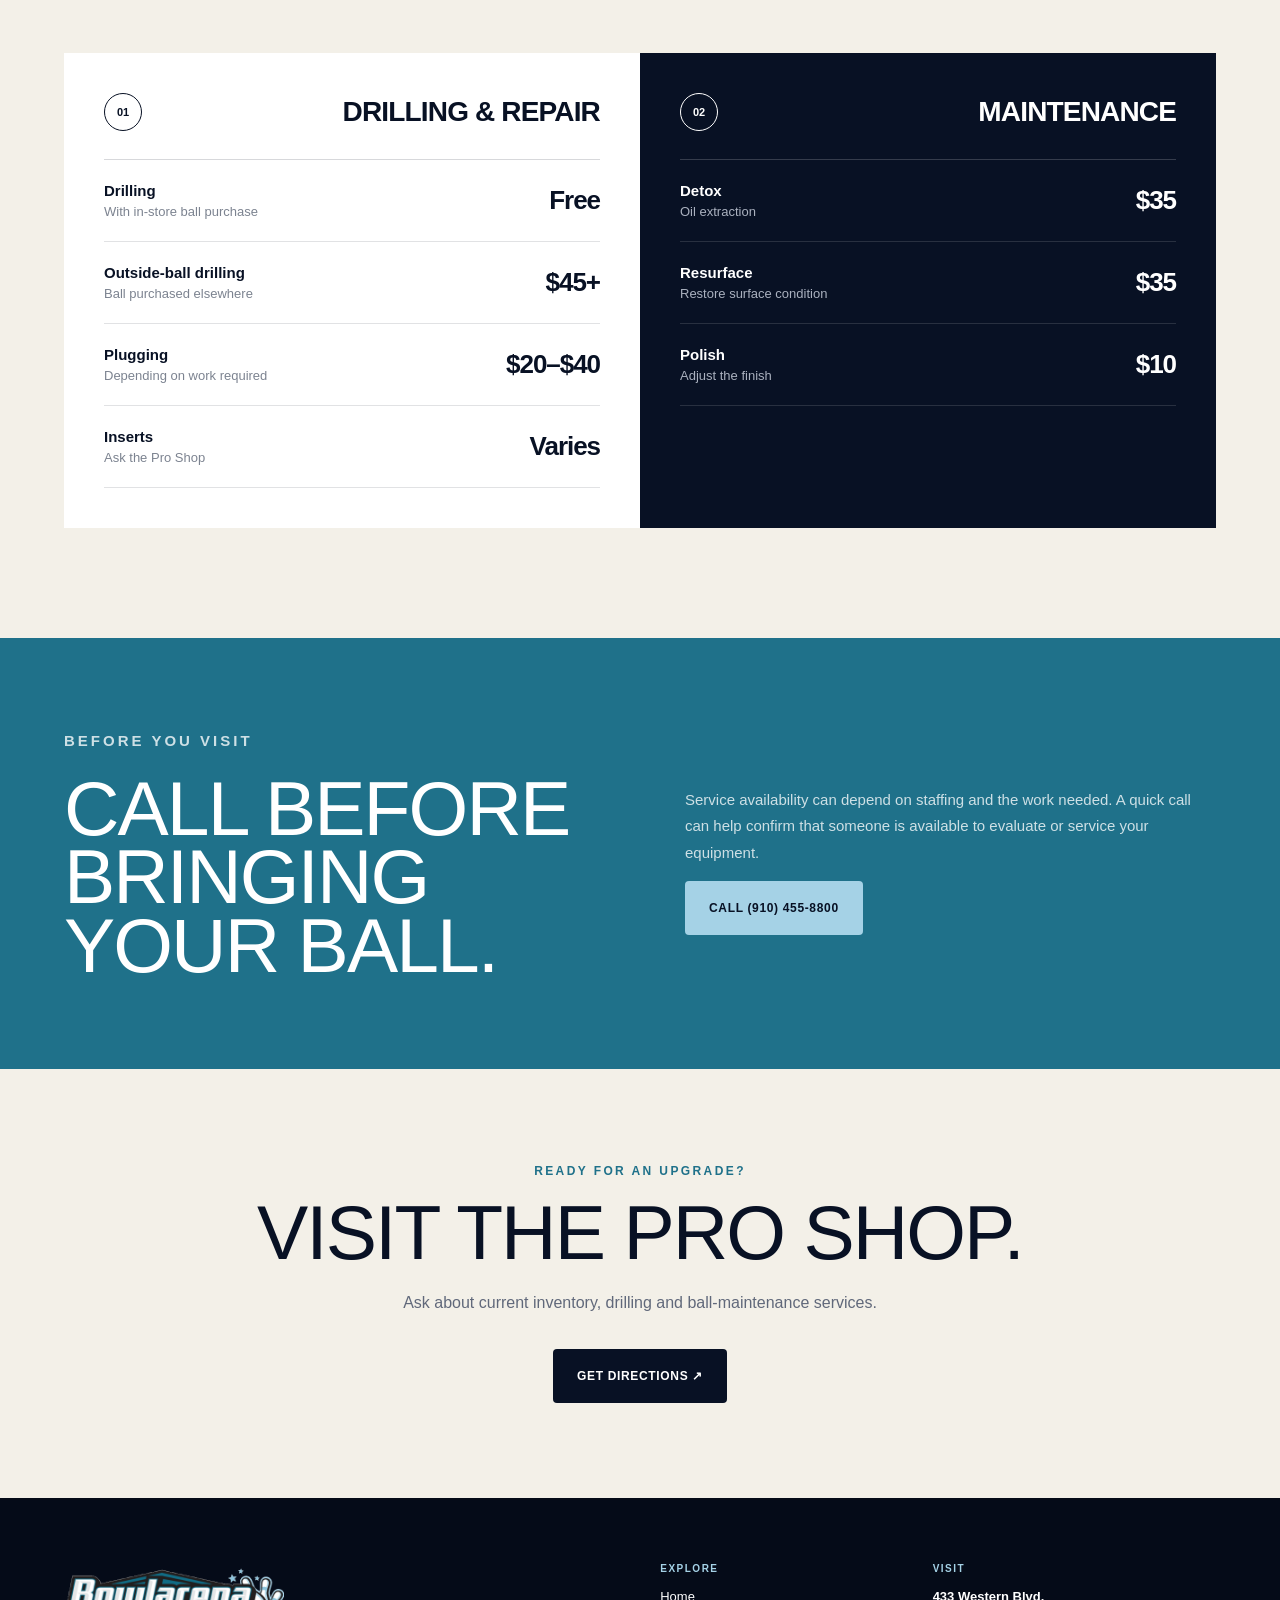
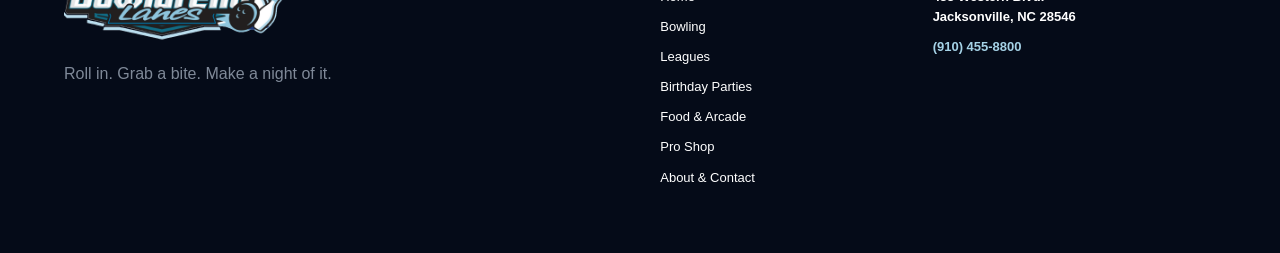
<file: pro-shop.html>
<!doctype html>
<html lang="en">
  <head>
    <meta charset="UTF-8" />
    <meta name="viewport" content="width=device-width, initial-scale=1" />
    <meta name="description" content="Explore bowling balls, bags, shoes, accessories and ball services at the Bowl Arena of Jacksonville Pro Shop." />
    <title>Pro Shop & Ball Services | Bowl Arena of Jacksonville</title>
    <link rel="icon" type="image/png" href="assets/favicon.png" />
    <link rel="stylesheet" href="styles.css" />
  </head>
  <body>
    <div class="notice-bar">
      <strong>Need a ball or service?</strong>
      <span>The Pro Shop recommends calling before coming in for ball work.</span>
      <a href="tel:+19104558800">Call (910) 455-8800</a>
    </div>

    <header class="site-header interior-header">
      <div class="header-inner">
        <a class="brand" href="index.html" aria-label="Bowl Arena of Jacksonville home"><img src="assets/bowl-arena-logo.png" alt="Bowl Arena of Jacksonville" /></a>
        <nav class="desktop-nav" aria-label="Primary navigation">
          <a href="index.html">Home</a>
          <a href="bowling.html">Bowling</a>
          <a href="leagues.html">Leagues</a>
          <a href="parties.html">Parties</a>
          <a href="food-arcade.html">Food &amp; Arcade</a>
          <a aria-current="page" href="pro-shop.html">Pro Shop</a>
          <a href="about.html">About</a>
        </nav>
        <a class="nav-call" href="tel:+19104558800">Call now</a>
        <details class="mobile-menu">
          <summary aria-label="Open navigation">☰ Menu</summary>
          <nav aria-label="Mobile navigation">
            <a href="index.html">Home</a>
            <a href="bowling.html">Bowling</a>
            <a href="leagues.html">Leagues</a>
            <a href="parties.html">Birthday Parties</a>
            <a href="food-arcade.html">Food &amp; Arcade</a>
            <a aria-current="page" href="pro-shop.html">Pro Shop</a>
            <a href="about.html">About &amp; Contact</a>
            <a class="mobile-menu-call" href="tel:+19104558800">Call (910) 455-8800</a>
          </nav>
        </details>
      </div>
    </header>

    <main>
      <section class="page-hero bowling-hero">
        <div class="page-hero-shade" aria-hidden="true"></div>
        <div class="wrap page-hero-content">
          <p class="eyebrow">Balls · bags · shoes · accessories</p>
          <h1>Gear up.<br />Dial it in.</h1>
          <p>Shop equipment and accessories, get a new ball drilled or bring an existing ball in for maintenance and repair.</p>
          <div class="hero-actions"><a class="button button-primary" href="tel:+19104558800">Call the Pro Shop</a><a class="button button-ghost" href="#services">View services</a></div>
        </div>
      </section>

      <section class="section story-section">
        <div class="wrap story-intro">
          <div><p class="eyebrow dark">Open seven days</p><h2>Everything for<br />the next game.</h2></div>
          <div><p>The Pro Shop carries bowling balls, bags, shoes and accessories. In-stock purchases other than bowling balls can generally be made at the front desk.</p><p>Call before visiting if you need a new ball or work performed on an existing ball so you can confirm that the appropriate Pro Shop staff member is available.</p></div>
        </div>
      </section>

      <section class="section rates-section" id="services">
        <div class="wrap split-heading">
          <div><p class="eyebrow dark">Ball services</p><h2>Keep your gear<br />working right.</h2></div>
          <div class="intro-copy"><p>From drilling and plugging to oil extraction, resurfacing and polishing, the Pro Shop can help maintain or adjust your equipment.</p><p class="small-note">Prices are subject to change. Call to confirm service availability and current pricing.</p></div>
        </div>
        <div class="wrap rate-grid">
          <article class="rate-card rate-card-light">
            <div class="rate-title"><span>01</span><h3>Drilling &amp; repair</h3></div>
            <div class="rate-list">
              <div class="rate-row"><div><strong>Drilling</strong><span>With in-store ball purchase</span></div><div><b>Free</b></div></div>
              <div class="rate-row"><div><strong>Outside-ball drilling</strong><span>Ball purchased elsewhere</span></div><div><b>$45+</b></div></div>
              <div class="rate-row"><div><strong>Plugging</strong><span>Depending on work required</span></div><div><b>$20–$40</b></div></div>
              <div class="rate-row"><div><strong>Inserts</strong><span>Ask the Pro Shop</span></div><div><b>Varies</b></div></div>
            </div>
          </article>
          <article class="rate-card rate-card-dark">
            <div class="rate-title"><span>02</span><h3>Maintenance</h3></div>
            <div class="rate-list">
              <div class="rate-row"><div><strong>Detox</strong><span>Oil extraction</span></div><div><b>$35</b></div></div>
              <div class="rate-row"><div><strong>Resurface</strong><span>Restore surface condition</span></div><div><b>$35</b></div></div>
              <div class="rate-row"><div><strong>Polish</strong><span>Adjust the finish</span></div><div><b>$10</b></div></div>
            </div>
          </article>
        </div>
      </section>

      <section class="arrival-section">
        <div class="wrap arrival-grid">
          <div><p class="eyebrow">Before you visit</p><h2>Call before<br />bringing your ball.</h2></div>
          <div><p>Service availability can depend on staffing and the work needed. A quick call can help confirm that someone is available to evaluate or service your equipment.</p><a class="button button-primary" href="tel:+19104558800">Call (910) 455-8800</a></div>
        </div>
      </section>

      <section class="closing-cta">
        <div class="wrap"><p class="eyebrow dark">Ready for an upgrade?</p><h2>Visit the Pro Shop.</h2><p>Ask about current inventory, drilling and ball-maintenance services.</p><a class="button button-dark" href="https://www.google.com/maps/search/?api=1&amp;query=433+Western+Blvd+Jacksonville+NC+28546" target="_blank" rel="noreferrer">Get directions ↗</a></div>
      </section>
    </main>

    <footer class="site-footer">
      <div class="footer-brand"><img src="assets/bowl-arena-logo.png" alt="Bowl Arena of Jacksonville" /><p>Roll in. Grab a bite. Make a night of it.</p></div>
      <div class="footer-nav">
        <span>Explore</span>
        <a href="index.html">Home</a>
        <a href="bowling.html">Bowling</a>
        <a href="leagues.html">Leagues</a>
        <a href="parties.html">Birthday Parties</a>
        <a href="food-arcade.html">Food &amp; Arcade</a>
        <a href="pro-shop.html">Pro Shop</a>
        <a href="about.html">About &amp; Contact</a>
      </div>
      <div class="footer-contact"><span>Visit</span><strong>433 Western Blvd.<br />Jacksonville, NC 28546</strong><a href="tel:+19104558800">(910) 455-8800</a></div>
    </footer>
  </body>
</html>
</file>
<file: styles.css>
:root {
  --ink: #081124;
  --navy: #0b1832;
  --blue: #1f718a;
  --teal: #a5d2e6;
  --cream: #f3f0e8;
  --paper: #fbfaf7;
  --muted: #697183;
  --line: #d8d8d3;
}

* { box-sizing: border-box; }
html { scroll-behavior: smooth; }
body { margin: 0; background: var(--paper); color: var(--ink); font-family: Arial, Helvetica, sans-serif; }
a { color: inherit; text-decoration: none; }
img { max-width: 100%; }
.wrap { width: min(1180px, 90vw); margin-inline: auto; }
.section { padding: 110px 0; }
.eyebrow { margin: 0 0 20px; color: var(--teal); font-size: 12px; font-weight: 900; letter-spacing: .2em; text-transform: uppercase; }
.eyebrow.dark { color: var(--blue); }
h1, h2 { margin: 0; font-family: Impact, "Arial Narrow", sans-serif; font-weight: 400; line-height: .89; letter-spacing: -.025em; text-transform: uppercase; }
h2 { font-size: clamp(52px, 6vw, 88px); }
.lead { color: #596175; font-size: 17px; line-height: 1.7; }
.small-note { color: var(--muted); font-size: 12px !important; }

.notice-bar { min-height: 42px; display: flex; align-items: center; justify-content: center; gap: 12px 22px; padding: 9px 5vw; background: var(--teal); color: var(--ink); font-size: 12px; text-align: center; }
.notice-bar strong { text-transform: uppercase; letter-spacing: .08em; }
.notice-bar a { font-weight: 900; border-bottom: 1px solid currentColor; }

.site-header { position: absolute; z-index: 10; top: 42px; left: 0; right: 0; color: white; border-bottom: 1px solid rgba(255,255,255,.26); }
.header-inner { width: min(1320px, 90vw); min-height: 88px; margin: auto; display: flex; align-items: center; justify-content: space-between; gap: 30px; }
.brand img { display: block; width: 188px; }
.site-header nav { display: flex; align-items: center; gap: 30px; margin-left: auto; }
.site-header nav a { padding: 34px 0 31px; border-bottom: 3px solid transparent; font-size: 12px; font-weight: 900; letter-spacing: .08em; text-transform: uppercase; }
.site-header nav a:hover, .site-header nav a[aria-current="page"] { color: var(--teal); border-bottom-color: var(--teal); }
.nav-call { flex: 0 0 auto; padding: 12px 18px; border: 1px solid rgba(255,255,255,.75); border-radius: 999px; font-size: 11px; font-weight: 900; letter-spacing: .08em; text-transform: uppercase; }
.nav-call:hover { background: white; color: var(--ink); }

/* ---------- Mobile menu (hidden on desktop) ---------- */
.mobile-menu { display: none; position: relative; }
.mobile-menu summary { list-style: none; cursor: pointer; padding: 11px 18px; border: 1px solid rgba(255,255,255,.75); border-radius: 999px; font-size: 12px; font-weight: 900; letter-spacing: .08em; text-transform: uppercase; user-select: none; }
.mobile-menu summary::-webkit-details-marker { display: none; }
.mobile-menu[open] summary { background: white; color: var(--ink); }
.site-header .mobile-menu nav { position: absolute; top: calc(100% + 12px); right: 0; width: min(300px, calc(100vw - 40px)); display: flex; flex-direction: column; align-items: stretch; gap: 0; margin: 0; padding: 8px 0; background: var(--navy); border: 1px solid rgba(255,255,255,.18); border-radius: 14px; box-shadow: 0 18px 40px rgba(0,0,0,.35); }
.site-header .mobile-menu nav a { padding: 15px 22px; border-bottom: 0; border-left: 3px solid transparent; font-size: 13px; font-weight: 900; letter-spacing: .06em; text-transform: uppercase; }
.site-header .mobile-menu nav a:hover, .site-header .mobile-menu nav a[aria-current="page"] { color: var(--teal); border-left-color: var(--teal); background: rgba(255,255,255,.05); }
.site-header .mobile-menu nav a.mobile-menu-call { margin: 8px 14px 6px; padding: 14px 18px; border-left: 0; border-radius: 999px; background: var(--teal); color: var(--ink); text-align: center; }
.site-header .mobile-menu nav a.mobile-menu-call:hover { background: white; color: var(--ink); }

@media (max-width: 1280px) {
  .header-inner { gap: 24px; }
  .brand img { width: 160px; }
  .site-header .desktop-nav { gap: 22px; }
  .site-header .desktop-nav a { font-size: 11px; }
}

@media (max-width: 1100px) {
  .site-header .desktop-nav, .nav-call { display: none; }
  .mobile-menu { display: block; }
}

.hero { position: relative; min-height: 760px; overflow: hidden; background: var(--navy); color: white; }
.hero-photo { position: absolute; inset: 0; background: url("assets/bowling-action-original.jpg") 55% 47% / cover no-repeat; transform: scale(1.01); }
.hero-shade { position: absolute; inset: 0; background: linear-gradient(90deg, rgba(4,10,23,.94) 0%, rgba(4,10,23,.72) 44%, rgba(4,10,23,.12) 80%), linear-gradient(0deg, rgba(4,10,23,.88), transparent 48%); }
.hero-content { position: relative; z-index: 2; padding-top: 190px; }
.hero h1 { max-width: 930px; font-size: clamp(74px, 10vw, 150px); }
.hero-copy { max-width: 600px; margin: 28px 0 0; color: rgba(255,255,255,.83); font-size: clamp(17px, 2vw, 21px); line-height: 1.55; }
.hero-actions { display: flex; flex-wrap: wrap; gap: 12px; margin-top: 34px; }
.button { min-height: 54px; display: inline-flex; align-items: center; justify-content: center; gap: 14px; padding: 0 24px; border: 0; border-radius: 4px; font-size: 12px; font-weight: 900; letter-spacing: .055em; text-transform: uppercase; transition: transform .2s ease, background .2s ease; }
.button:hover { transform: translateY(-2px); }
.button-primary { background: var(--teal); color: var(--ink); }
.button-ghost { border: 1px solid rgba(255,255,255,.65); color: white; }
.button-dark { background: var(--ink); color: white; }
.button-outline-light { border: 1px solid rgba(255,255,255,.5); color: white; }
.quick-facts { position: absolute; z-index: 2; left: 0; right: 0; bottom: 0; min-height: 112px; display: grid; grid-template-columns: repeat(3, 1fr); }
.quick-facts div { position: relative; padding: 28px 34px; }
.quick-facts div:not(:last-child)::after { content: ""; position: absolute; right: 0; top: 24px; bottom: 24px; width: 1px; background: rgba(255,255,255,.28); }
.quick-facts div:first-child { padding-left: 0; }
.quick-facts div:last-child { border-right: 0; }
.quick-facts span, .quick-facts strong { display: block; }
.quick-facts span { margin-bottom: 9px; color: var(--teal); font-size: 10px; font-weight: 900; letter-spacing: .18em; text-transform: uppercase; }
.quick-facts strong { font-size: 16px; }

.split-heading { display: grid; grid-template-columns: 1.15fr .85fr; align-items: end; gap: 80px; margin-bottom: 56px; }
.intro-copy p { margin: 0 0 20px; color: #596175; font-size: 17px; line-height: 1.75; }
.text-link { display: inline-flex; gap: 14px; align-items: center; color: var(--teal); font-size: 20px; font-weight: 900; }
.dark-link { color: var(--blue); font-size: 14px; letter-spacing: .04em; text-transform: uppercase; }
.feature-grid { display: grid; grid-template-columns: repeat(2, 1fr); }
.feature-card { min-height: 280px; display: flex; flex-direction: column; justify-content: space-between; padding: 34px; transition: transform .2s ease; }
a.feature-card:hover { transform: translateY(-4px); }
.feature-blue { background: var(--blue); color: white; }
.feature-dark { background: var(--ink); color: white; }
.feature-lime { background: var(--teal); color: var(--ink); }
.feature-cream { background: var(--cream); color: var(--ink); }
.card-number { width: 36px; height: 36px; display: grid; place-items: center; border: 1px solid currentColor; border-radius: 50%; font-size: 10px; font-weight: 900; }
.feature-card p { margin: 0 0 12px; font-size: 10px; font-weight: 900; letter-spacing: .16em; text-transform: uppercase; opacity: .72; }
.feature-card h3 { max-width: 430px; margin: 0 0 24px; font-size: clamp(25px, 3vw, 39px); line-height: 1.05; letter-spacing: -.03em; }
.card-link { font-size: 11px; font-weight: 900; letter-spacing: .06em; text-transform: uppercase; }

.home-rates { padding: 95px 0; background: var(--ink); color: white; }
.home-rate-grid { display: grid; grid-template-columns: .9fr 1.1fr; align-items: center; gap: 90px; }
.home-rate-grid > div:first-child > p:not(.eyebrow) { max-width: 500px; color: #adb5c5; font-size: 16px; line-height: 1.7; }
.home-rate-grid .button { margin-top: 16px; }
.price-snapshot { border-top: 1px solid rgba(255,255,255,.28); }
.price-snapshot > div { display: grid; grid-template-columns: 1fr auto; align-items: center; column-gap: 24px; padding: 25px 0; border-bottom: 1px solid rgba(255,255,255,.18); }
.price-snapshot span { color: #b8c0cf; font-weight: 700; }
.price-snapshot strong { color: var(--teal); font-size: 27px; }
.price-snapshot small { grid-column: 1 / -1; margin-top: 4px; color: #7f899b; text-transform: uppercase; letter-spacing: .07em; }

.menu-section { width: min(1320px, 90vw); margin-inline: auto; display: grid; grid-template-columns: .8fr 1.2fr; gap: 70px; align-items: center; }
.menu-copy h2 { font-size: clamp(54px, 6vw, 88px); }
.menu-copy .lead { max-width: 510px; margin: 28px 0 34px; }
.menu-highlights { border-top: 2px solid var(--ink); }
.menu-highlights div { display: flex; justify-content: space-between; gap: 24px; padding: 16px 0; border-bottom: 1px solid var(--line); font-size: 14px; }
.menu-highlights strong { color: var(--blue); font-size: 16px; }
.bar-note { display: flex; gap: 16px; margin: 26px 0 0; padding: 18px 20px; background: var(--teal); font-size: 13px; line-height: 1.45; }
.bar-note strong { flex: 0 0 auto; text-transform: uppercase; letter-spacing: .06em; }
.menu-board { min-width: 0; }
.menu-board a { position: relative; display: block; overflow: hidden; background: #161616; box-shadow: 20px 20px 0 var(--blue); }
.menu-board img { display: block; width: 100%; height: auto; transition: transform .35s ease; }
.menu-board a:hover img { transform: scale(1.015); }
.menu-board a span { position: absolute; right: 16px; bottom: 16px; padding: 10px 13px; background: var(--teal); color: var(--ink); font-size: 10px; font-weight: 900; letter-spacing: .07em; text-transform: uppercase; }
.menu-board > p { margin: 31px 0 0 20px; color: #858b96; font-size: 11px; }

.visit-section { padding: 105px 0; background: var(--blue); color: white; }
.visit-grid { display: grid; grid-template-columns: .8fr 1.2fr; gap: 90px; }
.policy-grid { display: grid; grid-template-columns: repeat(2, 1fr); }
.policy-grid > div { padding: 28px; border-top: 1px solid rgba(255,255,255,.25); border-right: 1px solid rgba(255,255,255,.25); }
.policy-grid > div:nth-child(even) { border-right: 0; }
.policy-grid span { color: var(--teal); font-size: 11px; font-weight: 900; }
.policy-grid h3 { margin: 14px 0 10px; font-size: 18px; }
.policy-grid p { margin: 0; color: rgba(255,255,255,.73); font-size: 13px; line-height: 1.6; }
.league-section .policy-grid > div { border-color: var(--line); }
.league-section .policy-grid span { color: var(--blue); }
.league-section .policy-grid p { color: var(--muted); }


.hours-section { display: grid; grid-template-columns: 1fr 1fr; background: var(--ink); color: white; }
.hours-intro { padding: 95px 7vw 100px 5vw; background: linear-gradient(145deg, var(--navy), #101f3d); }
.hours-intro > p:not(.eyebrow) { max-width: 520px; margin: 30px 0; color: #b7bfce; font-size: 16px; line-height: 1.7; }
.hours-list { padding: 85px 5vw 85px 7vw; }
.hours-row { display: flex; justify-content: space-between; gap: 30px; padding: 23px 0; border-bottom: 1px solid rgba(255,255,255,.16); }
.hours-row span { color: #aab2c0; }
.hours-row strong { text-align: right; }
.hours-list .button { margin-top: 30px; }

.site-footer { display: grid; grid-template-columns: 1.3fr .5fr .7fr; gap: 70px; padding: 65px 5vw; background: #050b18; color: white; }
.footer-brand img { width: 220px; }
.footer-brand p { margin: 16px 0 0; color: #7f8998; }
.footer-nav, .footer-contact { display: flex; flex-direction: column; gap: 10px; }
.footer-nav span, .footer-contact span { margin-bottom: 3px; color: var(--teal); font-size: 10px; font-weight: 900; letter-spacing: .15em; text-transform: uppercase; }
.footer-nav a, .footer-contact strong, .footer-contact a { font-size: 13px; line-height: 1.55; }
.footer-contact a { color: var(--teal); font-weight: 900; }

.page-hero { position: relative; min-height: 610px; display: flex; align-items: center; overflow: hidden; background: var(--navy) url("assets/bowling-action-original.jpg") center 47% / cover no-repeat; color: white; }
.page-hero-shade { position: absolute; inset: 0; background: linear-gradient(90deg, rgba(4,10,23,.95) 0%, rgba(4,10,23,.72) 48%, rgba(4,10,23,.25) 100%), linear-gradient(0deg, rgba(4,10,23,.6), transparent 55%); }
.page-hero-content { position: relative; z-index: 1; padding-top: 100px; }
.page-hero h1 { max-width: 1000px; font-size: clamp(68px, 8.5vw, 125px); }
.page-hero-content > p:not(.eyebrow) { max-width: 650px; margin: 26px 0 0; color: rgba(255,255,255,.8); font-size: 19px; line-height: 1.6; }
.about-hero { background-position: 60% center; }

.rates-section { background: var(--cream); }
.rate-grid { display: grid; grid-template-columns: 1fr 1fr; }
.rate-card { padding: 40px; }
.rate-card-light { background: white; }
.rate-card-dark { background: var(--ink); color: white; }
.rate-title { display: flex; align-items: center; justify-content: space-between; padding-bottom: 28px; border-bottom: 1px solid rgba(8,17,36,.16); }
.rate-card-dark .rate-title { border-color: rgba(255,255,255,.18); }
.rate-title > span { width: 38px; height: 38px; display: grid; place-items: center; border: 1px solid currentColor; border-radius: 50%; font-size: 11px; font-weight: 800; }
.rate-title h3 { margin: 0; font-size: 28px; text-transform: uppercase; letter-spacing: -.03em; }
.rate-row { display: grid; grid-template-columns: 1fr auto; gap: 24px; align-items: center; padding: 22px 0; border-bottom: 1px solid rgba(8,17,36,.12); }
.rate-card-dark .rate-row { border-color: rgba(255,255,255,.13); }
.rate-row span, .rate-row strong, .rate-row b, .rate-row small { display: block; }
.rate-row div:first-child strong { font-size: 15px; }
.rate-row div:first-child span { margin-top: 5px; color: #7c8390; font-size: 13px; }
.rate-card-dark .rate-row div:first-child span { color: #aab1bf; }
.rate-row div:last-child { text-align: right; }
.rate-row b { font-size: 26px; letter-spacing: -.04em; }
.rate-row small { margin-top: 2px; color: #7c8390; font-size: 10px; letter-spacing: .06em; text-transform: uppercase; }
.rate-card-dark .rate-row small { color: #aab1bf; }
.rate-note { margin: 24px 0 0; color: #737b89; font-size: 12px; line-height: 1.55; }
.rate-card-dark .rate-note { color: #b9c0cc; }
.extras-strip { display: grid; grid-template-columns: repeat(3, 1fr); background: white; border-top: 1px solid var(--line); }
.extras-strip > div { padding: 24px 30px; border-right: 1px solid var(--line); }
.extras-strip > div:last-child { border-right: 0; }
.extras-strip span, .extras-strip strong, .extras-strip small { display: block; }
.extras-strip span { margin-bottom: 9px; color: var(--muted); font-size: 10px; font-weight: 900; letter-spacing: .12em; text-transform: uppercase; }
.extras-strip strong { font-size: 27px; }
.extras-strip small { margin-top: 3px; color: var(--muted); }
.thunder-strip { display: grid; grid-template-columns: 1.2fr auto .8fr; align-items: center; gap: 46px; padding: 34px 40px; background: var(--blue); color: white; }
.thunder-kicker { color: var(--teal); font-size: 10px; font-weight: 900; letter-spacing: .15em; text-transform: uppercase; }
.thunder-strip h3 { margin: 7px 0 0; font-family: Impact, "Arial Narrow", sans-serif; font-size: 44px; font-weight: 400; text-transform: uppercase; }
.thunder-price { display: flex; align-items: flex-end; gap: 10px; }
.thunder-price strong { font-size: 48px; line-height: 1; }
.thunder-price span { padding-bottom: 5px; font-size: 11px; letter-spacing: .06em; text-transform: uppercase; }
.thunder-strip p { margin: 0; color: rgba(255,255,255,.78); font-size: 13px; line-height: 1.5; }

.reservation-section { padding: 105px 0; background: var(--ink); color: white; }
.reservation-grid { display: grid; grid-template-columns: .8fr 1.2fr; gap: 90px; }
.reservation-grid > div:first-child > p:not(.eyebrow) { max-width: 470px; color: #aeb7c7; font-size: 16px; line-height: 1.7; }
.reservation-grid .button { margin-top: 16px; }
.reservation-rules { border-top: 1px solid rgba(255,255,255,.22); }
.reservation-rules > div { display: grid; grid-template-columns: 40px 1fr; gap: 20px; padding: 20px 0; border-bottom: 1px solid rgba(255,255,255,.16); }
.reservation-rules span { color: var(--teal); font-size: 11px; font-weight: 900; }
.reservation-rules p { margin: 0; color: #b9c1cf; font-size: 14px; line-height: 1.6; }
.reservation-rules strong { color: white; }

.league-section { background: var(--paper); }
.league-grid { display: grid; grid-template-columns: 1fr 1fr; gap: 20px; }
.league-card { padding: 40px; background: var(--cream); }
.league-card-accent { background: var(--blue); color: white; }
.league-label { color: var(--blue); font-size: 10px; font-weight: 900; letter-spacing: .16em; text-transform: uppercase; }
.league-card-accent .league-label { color: var(--teal); }
.league-card h3 { margin: 18px 0 15px; font-size: 34px; letter-spacing: -.03em; }
.league-card p { color: #5e6676; line-height: 1.65; }
.league-card-accent p { color: rgba(255,255,255,.76); }
.league-card ul { margin: 26px 0 0; padding: 0; list-style: none; border-top: 1px solid rgba(8,17,36,.15); }
.league-card-accent ul { border-color: rgba(255,255,255,.2); }
.league-card li { padding: 13px 0; border-bottom: 1px solid rgba(8,17,36,.12); font-size: 13px; }
.league-card-accent li { border-color: rgba(255,255,255,.16); }
.league-callout { display: grid; grid-template-columns: auto 1fr auto; align-items: center; gap: 30px; margin-top: 20px; padding: 26px 30px; background: var(--teal); }
.league-callout p { margin: 0; font-size: 13px; line-height: 1.55; }
.league-callout a { font-weight: 900; }

.arrival-section { padding: 90px 0; background: var(--blue); color: white; }
.arrival-grid { display: grid; grid-template-columns: 1fr 1fr; gap: 90px; align-items: center; }
.arrival-grid p { color: rgba(255,255,255,.78); font-size: 15px; line-height: 1.75; }
.closing-cta { padding: 95px 0; text-align: center; background: var(--cream); }
.closing-cta p:not(.eyebrow) { max-width: 610px; margin: 24px auto; color: #60687a; line-height: 1.65; }
.closing-cta .button { margin-top: 8px; }
.lime-cta { background: var(--teal); }

.story-section { background: var(--paper); }
.story-intro { display: grid; grid-template-columns: .8fr 1.2fr; gap: 100px; }
.story-intro > div:last-child p { margin: 0 0 20px; color: #555e70; font-size: 16px; line-height: 1.8; }
.timeline { display: grid; grid-template-columns: repeat(4, 1fr); margin-top: 65px; border-top: 2px solid var(--ink); }
.timeline > div { position: relative; padding: 34px 24px 0 0; }
.timeline > div::before { content: ""; position: absolute; top: -7px; left: 0; width: 12px; height: 12px; border-radius: 50%; background: var(--blue); }
.timeline span { color: var(--blue); font-size: 24px; font-weight: 900; }
.timeline h3 { margin: 13px 0 9px; font-size: 17px; }
.timeline p { margin: 0; color: var(--muted); font-size: 13px; line-height: 1.55; }
.community-section { padding: 100px 0; background: var(--blue); color: white; }
.community-grid { display: grid; grid-template-columns: 1fr 1fr; gap: 90px; align-items: center; }
.community-grid > div:last-child > p { color: rgba(255,255,255,.78); font-size: 16px; line-height: 1.75; }
.community-grid .button { margin-top: 15px; }
.contact-section { background: var(--cream); }
.contact-heading { margin-bottom: 50px; }
.contact-grid { display: grid; grid-template-columns: 1fr 1fr; gap: 20px; }
.contact-card { min-height: 330px; display: flex; flex-direction: column; align-items: flex-start; padding: 42px; background: white; }
.contact-card-dark { background: var(--ink); color: white; }
.contact-card > span { color: var(--blue); font-size: 10px; font-weight: 900; letter-spacing: .16em; text-transform: uppercase; }
.contact-card-dark > span { color: var(--teal); }
.contact-card h3 { margin: 28px 0 15px; font-size: clamp(28px, 4vw, 48px); letter-spacing: -.04em; }
.contact-card p { margin: 0 0 30px; color: var(--muted); line-height: 1.65; }
.contact-card-dark p { color: #aeb7c7; }
.contact-card .button { margin-top: auto; }

@media (max-width: 920px) {
  .home-rate-grid, .visit-grid, .reservation-grid, .story-intro, .community-grid { gap: 50px; }
  .site-footer { grid-template-columns: 1fr 1fr; }
  .footer-brand { grid-column: 1 / -1; }
}

@media (max-width: 700px) {
  .wrap { width: auto; margin-inline: 20px; }
  .section { padding: 76px 0; }
  .notice-bar { min-height: 58px; flex-wrap: wrap; gap: 4px 12px; font-size: 10px; line-height: 1.35; }
  .notice-bar span { display: none; }
  .site-header { top: 58px; }
  .header-inner { width: auto; min-height: 84px; margin: 0 20px; }
  .brand img { width: 140px; }
  .hero { min-height: 860px; }
  .hero-photo { background-position: 57% center; }
  .hero-shade { background: linear-gradient(90deg, rgba(4,10,23,.94), rgba(4,10,23,.48)), linear-gradient(0deg, rgba(4,10,23,.96), transparent 62%); }
  .hero-content { padding-top: 218px; }
  .hero h1 { font-size: clamp(64px, 20vw, 92px); }
  .hero-copy { max-width: 350px; font-size: 16px; }
  .hero-actions { flex-direction: column; align-items: stretch; }
  .button { width: 100%; }
  .quick-facts { left: 20px; right: 20px; grid-template-columns: 1fr; padding: 17px 0; }
  .quick-facts div { display: flex; justify-content: space-between; gap: 20px; padding: 9px 0; border: 0; }
  .quick-facts div::after { display: none; }
  .quick-facts span { margin: 0; }
  .quick-facts strong { font-size: 13px; text-align: right; }
  h2 { font-size: 51px; }
  .split-heading, .home-rate-grid, .visit-grid, .hours-section, .reservation-grid, .arrival-grid, .story-intro, .community-grid { grid-template-columns: 1fr; gap: 32px; }
  .split-heading { margin-bottom: 36px; }
  .intro-copy p { font-size: 15px; }
  .feature-grid, .policy-grid, .rate-grid, .league-grid, .contact-grid { grid-template-columns: 1fr; }
  .feature-card { min-height: 230px; padding: 26px; }
  .home-rates { padding: 74px 0; }
  .home-rate-grid { gap: 45px; }
  .menu-section { width: auto; margin-inline: 20px; grid-template-columns: 1fr; gap: 48px; }
  .menu-copy h2 { font-size: 53px; }
  .menu-copy .lead { font-size: 15px; }
  .menu-board a { box-shadow: 10px 10px 0 var(--blue); }
  .menu-board a span { position: static; display: block; }
  .menu-board > p { margin-left: 10px; }
  .visit-section { padding: 76px 0; }
  .policy-grid > div { padding: 24px 0; border-right: 0; }
  .hours-intro, .hours-list { padding: 70px 20px; }
  .hours-list { padding-top: 45px; }
  .site-footer { grid-template-columns: 1fr; gap: 40px; padding: 55px 20px; }
  .footer-brand { grid-column: auto; }
  .page-hero { min-height: 650px; }
  .page-hero-content { padding-top: 142px; }
  .page-hero h1 { font-size: clamp(60px, 18vw, 88px); }
  .page-hero-content > p:not(.eyebrow) { font-size: 16px; }
  .rate-card { padding: 28px 22px; }
  .rate-title h3 { font-size: 24px; }
  .rate-row { gap: 14px; }
  .rate-row b { font-size: 22px; }
  .extras-strip { grid-template-columns: 1fr; }
  .extras-strip > div { border-right: 0; border-bottom: 1px solid var(--line); }
  .thunder-strip { grid-template-columns: 1fr auto; gap: 20px; padding: 26px 22px; }
  .thunder-strip p { grid-column: 1 / -1; }
  .thunder-strip h3 { font-size: 35px; }
  .thunder-price strong { font-size: 38px; }
  .reservation-section, .arrival-section, .community-section { padding: 75px 0; }
  .reservation-rules { margin-top: 15px; }
  .league-card { padding: 30px 24px; }
  .league-callout { grid-template-columns: 1fr; gap: 10px; }
  .timeline { grid-template-columns: 1fr; gap: 30px; border-top: 0; margin-top: 45px; }
  .timeline > div { padding: 0 0 0 28px; border-left: 2px solid var(--ink); }
  .timeline > div::before { top: 4px; left: -7px; }
  .contact-card { min-height: 290px; padding: 30px 24px; }
  .closing-cta { padding: 75px 0; }
}
</file>
